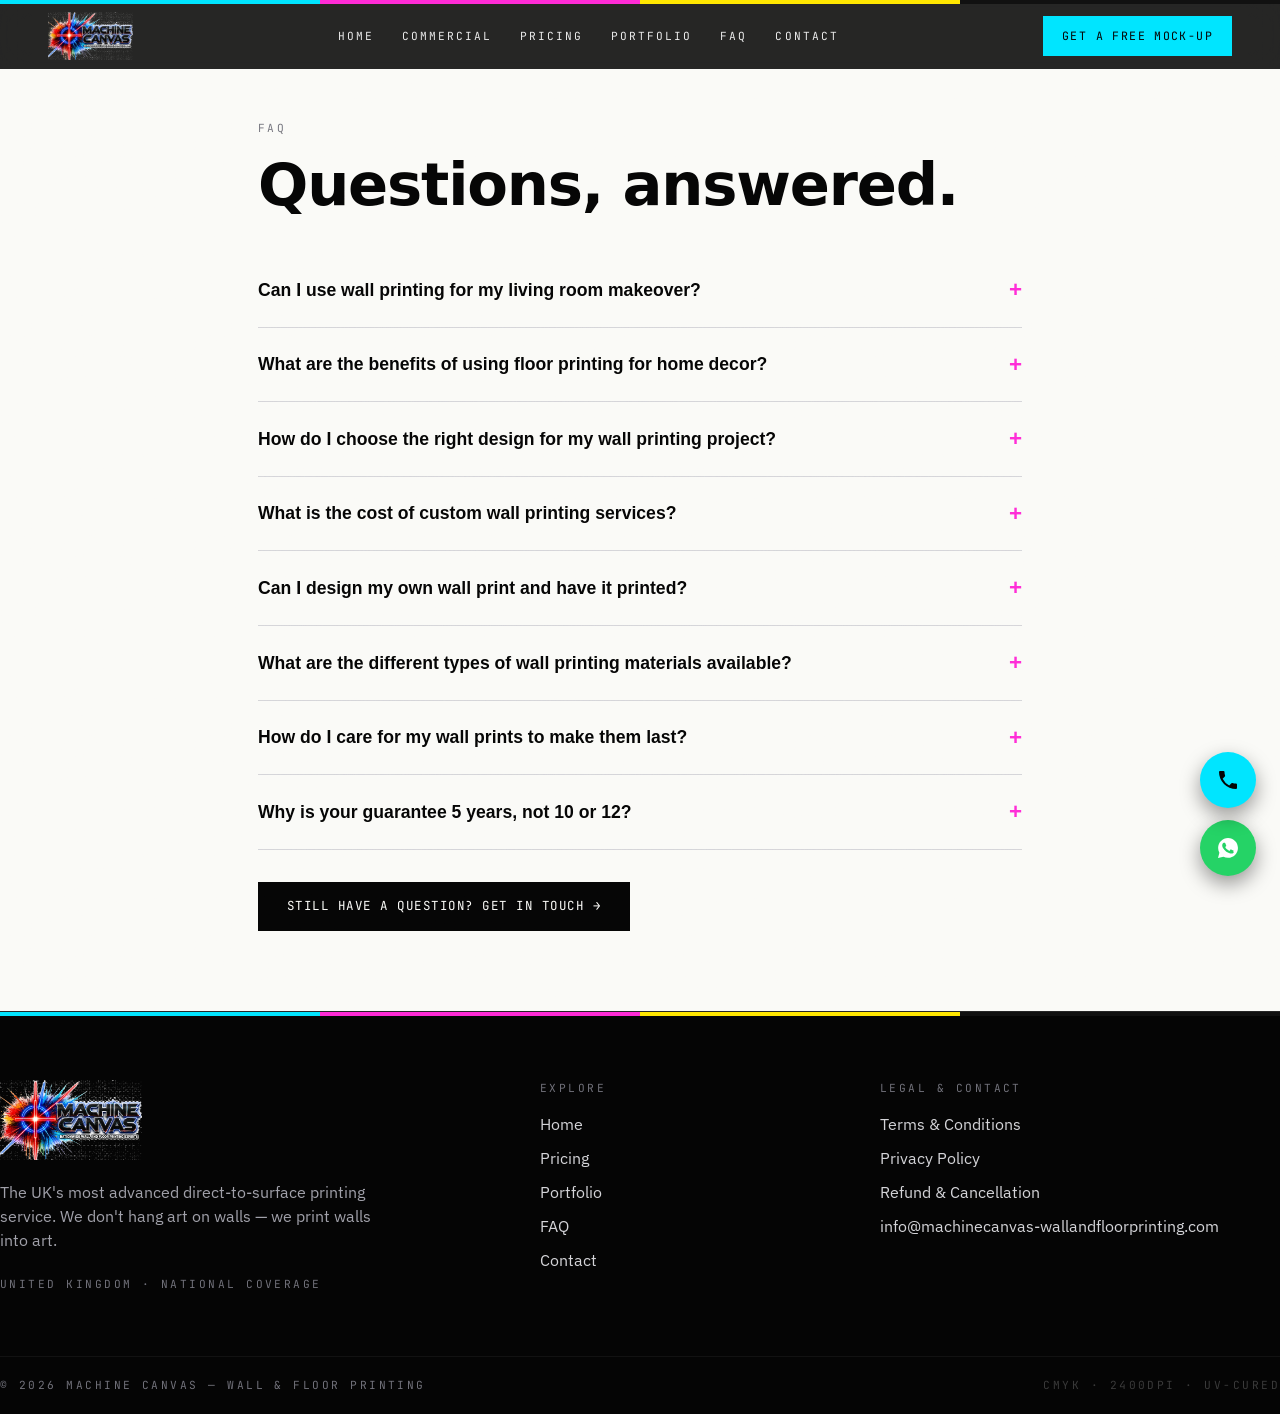
<file: index.html>
<!DOCTYPE html>
<html lang="en-GB">
<head>
  <meta charset="UTF-8" />
  <meta name="viewport" content="width=device-width, initial-scale=1" />
  <title>FAQ — Machine Canvas Wall &amp; Floor Printing</title>
  <meta name="description" content="Answers to common questions about UK wall and floor printing — pricing, surfaces, durability and our guarantee." />
  <link rel="canonical" href="https://www.machinecanvas-wallandfloorprinting.com/faq.html" />
  <meta property="og:title" content="FAQ — Machine Canvas Wall &amp; Floor Printing" />
  <meta property="og:description" content="Answers to common questions about UK wall and floor printing — pricing, surfaces, durability and our guarantee." />
  <meta property="og:url" content="https://www.machinecanvas-wallandfloorprinting.com/faq.html" />
  <meta property="og:image" content="https://www.machinecanvas-wallandfloorprinting.com/brand/og-machine-canvas.jpg" />
  <meta property="og:type" content="website" />
  <meta name="twitter:card" content="summary_large_image" />
  <link rel="icon" href="/brand/machine-canvas-mark.png" />
  <link rel="preconnect" href="https://fonts.googleapis.com" />
  <link rel="preconnect" href="https://fonts.gstatic.com" crossorigin />
  <link rel="preconnect" href="https://api.fontshare.com" />
  <link href="https://api.fontshare.com/v2/css?f[]=cabinet-grotesk@800,700,500,900&display=swap" rel="stylesheet" />
  <link href="https://fonts.googleapis.com/css2?family=IBM+Plex+Sans:wght@300;400;500;600&family=JetBrains+Mono:wght@400;500;700&family=Fraunces:ital,opsz,wght@0,9..144,400..900;1,9..144,400..900&display=swap" rel="stylesheet" />
  <link rel="stylesheet" href="/css/style.css" />
</head>
<body>
  <header class="site-header">
    <div class="cmyk-bar"></div>
    <div class="container">
      <a href="/" class="logo-link">
        <img src="/brand/machine-canvas-logo-neon.webp" alt="Machine Canvas — Nationwide Wall &amp; Floor Printing Experts" />
      </a>
      <nav class="desktop-nav">
        <a href="/">Home</a>
        <a href="/commercial.html">Commercial</a>
        <a href="/pricing.html">Pricing</a>
        <a href="/portfolio.html">Portfolio</a>
        <a href="/faq.html">FAQ</a>
        <a href="/contact.html">Contact</a>
      </nav>
      <div class="header-actions">
        <a href="/contact.html" class="btn-print btn-cyan btn-small header-cta">Get a free mock-up</a>
        <input type="checkbox" id="nav-toggle" class="nav-toggle-checkbox" />
        <label for="nav-toggle" class="nav-toggle-label" aria-label="Toggle menu">
          <svg class="icon" viewBox="0 0 24 24" fill="none" stroke="currentColor" stroke-width="2"><line x1="3" y1="6" x2="21" y2="6"/><line x1="3" y1="12" x2="21" y2="12"/><line x1="3" y1="18" x2="21" y2="18"/></svg>
        </label>
      </div>
    </div>
    <div class="mobile-nav">
      <a href="/">Home</a>
      <a href="/commercial.html">Commercial</a>
      <a href="/pricing.html">Pricing</a>
      <a href="/portfolio.html">Portfolio</a>
      <a href="/faq.html">FAQ</a>
      <a href="/contact.html">Contact</a>
      <a href="/contact.html" class="btn-print btn-cyan mt-2" style="display:inline-flex;">Get a free mock-up</a>
    </div>
  </header>
  <section class="section bg-paper grain" style="padding-top:120px;">
    <div class="container" style="max-width:860px;">
      <div class="section-heading">
        <div class="eyebrow"><span class="mono-label text-magenta">FAQ</span></div>
        <h2>Questions, answered.</h2>
      </div>

      <div>
        <details class="faq-item">
          <summary>Can I use wall printing for my living room makeover?</summary>
          <p class="faq-answer">Absolutely — living rooms are one of our most popular jobs. We print full-colour murals, feature walls and photographic scenes directly onto your existing painted walls or wallpaper, with no seams and no mess. It's a fast, dust-light alternative to wallpapering or repainting, and you can preview your space with a free mock-up before committing.</p>
        </details>
        <details class="faq-item">
          <summary>What are the benefits of using floor printing for home decor?</summary>
          <p class="faq-answer">Printed floors add a hard-wearing, completely bespoke finish you can't get off the shelf — from 3D illusions to bold geometric patterns and branded graphics. Our UV-cured inks bond to the surface for a durable, easy-to-clean result that's ideal for hallways, kitchens, garages and play areas. Seamless, slip-rated options are available, and every design is made to your exact dimensions.</p>
        </details>
        <details class="faq-item">
          <summary>How do I choose the right design for my wall printing project?</summary>
          <p class="faq-answer">Start with the mood you want for the room — calming, bold, playful or premium — then pick a scale that suits the wall. You can send us your own photo or artwork, or send us your idea for a free mock-up and design service. We'll show you exactly how it will look on your wall before anything is printed, so you can tweak it until it's perfect.</p>
        </details>
        <details class="faq-item">
          <summary>What is the cost of custom wall printing services?</summary>
          <p class="faq-answer">Pricing is transparent — it starts from a £250 minimum, which covers our setup and logistics plus any image up to 50×50cm (0.25m²). Larger areas are then priced at £99 per additional square metre. Textured 3D relief adds £35/m² on top. See our <a href="/pricing.html" style="color:var(--magenta);">full pricing page</a> for the complete breakdown, or send us a photo for a free, no-obligation quote.</p>
        </details>
        <details class="faq-item">
          <summary>Can I design my own wall print and have it printed?</summary>
          <p class="faq-answer">Yes — just send us your photo, logo or artwork (JPG, PNG, TIFF, PDF, SVG, AI or EPS) and we'll check it's print-ready at full scale before anything goes ahead. We never downscale your original, and we can help refine or recreate artwork if needed.</p>
        </details>
        <details class="faq-item">
          <summary>What are the different types of wall printing materials available?</summary>
          <p class="faq-answer">We print direct-to-surface on a huge range of materials: painted plaster, wallpaper, concrete, brick, wood, glass, metal and epoxy floors. Each surface keys the ink differently — concrete gives a fresco-like depth, glass allows backlit and frosted effects, and textured 3D relief can be built up in layers for a tactile finish. If you're unsure about your surface, send us a photo and we'll advise.</p>
        </details>
        <details class="faq-item">
          <summary>How do I care for my wall prints to make them last?</summary>
          <p class="faq-answer">Our UV-cured prints are finished with a protective lacquer topcoat and are tough and low-maintenance. Interior prints simply need an occasional wipe with a soft, damp cloth — avoid abrasive pads or harsh solvents. Let the print fully cure for the first 24–48 hours before cleaning. Cared for correctly, interior prints are covered by our 5-year guarantee, and exterior prints by a 3-year guarantee against fade (subject to fair use).</p>
        </details>
        <details class="faq-item">
          <summary>Why is your guarantee 5 years, not 10 or 12?</summary>
          <p class="faq-answer">You'll see some providers advertise guarantees of 10 or even 12 years. UV ink is genuinely durable, but a claim that long rarely holds up once you factor in real-world sunlight exposure, handling and everyday wear. Our 5-year interior / 3-year exterior guarantee, backed by a protective lacquer topcoat, is a number we're confident stands behind every job we do — we'd rather give you a figure you can trust than the biggest number on the page.</p>
        </details>
      </div>

      <div class="mt-4"><a href="/contact.html" class="btn-print btn-dark">Still have a question? Get in touch →</a></div>
    </div>
  </section>

  <script type="application/ld+json">
  {
    "@context": "https://schema.org",
    "@type": "FAQPage",
    "mainEntity": [
      {"@type": "Question", "name": "Can I use wall printing for my living room makeover?", "acceptedAnswer": {"@type": "Answer", "text": "Absolutely — living rooms are one of our most popular jobs. We print full-colour murals, feature walls and photographic scenes directly onto your existing painted walls or wallpaper, with no seams and no mess."}},
      {"@type": "Question", "name": "What are the benefits of using floor printing for home decor?", "acceptedAnswer": {"@type": "Answer", "text": "Printed floors add a hard-wearing, completely bespoke finish — from 3D illusions to bold geometric patterns and branded graphics, ideal for hallways, kitchens, garages and play areas."}},
      {"@type": "Question", "name": "What is the cost of custom wall printing services?", "acceptedAnswer": {"@type": "Answer", "text": "Pricing starts from a £250 minimum, covering setup and any image up to 0.25m², then £99 per additional square metre. Textured 3D relief adds £35/m² on top."}},
      {"@type": "Question", "name": "Why is your guarantee 5 years, not 10 or 12?", "acceptedAnswer": {"@type": "Answer", "text": "Some providers advertise 10 or 12 year guarantees that don't hold up under real-world sunlight and wear. Machine Canvas offers a 5-year interior / 3-year exterior guarantee backed by a protective lacquer topcoat — a figure we're confident stands behind every job."}}
    ]
  }
  </script>
  <footer class="site-footer bg-ink">
    <div class="cmyk-bar"></div>
    <div class="container footer-grid">
      <div>
        <img src="/brand/machine-canvas-logo-neon.webp" alt="Machine Canvas — Nationwide Wall &amp; Floor Printing Experts" />
        <p class="tagline">The UK's most advanced direct-to-surface printing service. We don't hang art on walls — we print walls into art.</p>
        <p class="mono-label mt-3">United Kingdom · National coverage</p>
      </div>
      <div>
        <p class="mono-label">Explore</p>
        <ul>
          <li><a href="/">Home</a></li>
          <li><a href="/pricing.html">Pricing</a></li>
          <li><a href="/portfolio.html">Portfolio</a></li>
          <li><a href="/faq.html">FAQ</a></li>
          <li><a href="/contact.html">Contact</a></li>
        </ul>
      </div>
      <div>
        <p class="mono-label">Legal &amp; Contact</p>
        <ul>
          <li><a href="/terms.html">Terms &amp; Conditions</a></li>
          <li><a href="/privacy.html">Privacy Policy</a></li>
          <li><a href="/refunds.html">Refund &amp; Cancellation</a></li>
          <li><a href="mailto:info@machinecanvas-wallandfloorprinting.com">info@machinecanvas-wallandfloorprinting.com</a></li>
        </ul>
      </div>
    </div>
    <div class="container footer-bottom">
      <p class="mono-label">© 2026 Machine Canvas — Wall &amp; Floor Printing</p>
      <p class="mono-label" style="color:#3a3a3a;">CMYK · 2400DPI · UV-CURED</p>
    </div>
  </footer>

  <a href="https://wa.me/447872482423?text=Hi%20Machine%20Canvas%20%E2%80%94%20I%27d%20like%20to%20ask%20about%20wall%2Ffloor%20printing." target="_blank" rel="noopener noreferrer" aria-label="Chat on WhatsApp" class="fab fab-whatsapp">
    <svg class="icon" viewBox="0 0 24 24" fill="currentColor"><path d="M12.04 2C6.58 2 2.13 6.45 2.13 11.91c0 1.75.46 3.39 1.26 4.81L2 22l5.41-1.34a9.87 9.87 0 0 0 4.63 1.14h.01c5.46 0 9.9-4.45 9.9-9.9C21.96 6.45 17.5 2 12.04 2zm5.8 14.2c-.24.68-1.4 1.3-1.93 1.36-.5.06-1.1.09-3.5-.76-2.95-1.05-4.85-4.02-5-4.21-.14-.19-1.2-1.6-1.2-3.05s.76-2.17 1.03-2.47c.27-.29.6-.36.8-.36l.57.01c.18 0 .43-.07.67.51.24.58.83 2.01.9 2.16.07.14.11.31.02.5-.09.19-.14.31-.27.48-.14.16-.29.36-.41.49-.14.14-.28.29-.12.57.16.28.71 1.17 1.53 1.9 1.05.94 1.93 1.23 2.21 1.37.28.14.44.12.6-.07.16-.19.68-.79.87-1.06.18-.27.36-.22.6-.13.24.09 1.53.72 1.79.85.27.14.44.2.5.31.07.12.07.65-.17 1.32z"/></svg>
  </a>
  <a href="tel:+447872482423" aria-label="Call Machine Canvas" class="fab fab-call">
    <svg class="icon" viewBox="0 0 24 24" fill="currentColor"><path d="M6.62 10.79a15.05 15.05 0 0 0 6.59 6.59l2.2-2.2a1 1 0 0 1 1.02-.24 11.36 11.36 0 0 0 3.56.57 1 1 0 0 1 1 1V20a1 1 0 0 1-1 1A17 17 0 0 1 3 4a1 1 0 0 1 1-1h3.5a1 1 0 0 1 1 1 11.36 11.36 0 0 0 .57 3.56 1 1 0 0 1-.25 1.02l-2.2 2.21z"/></svg>
  </a>
  <script src="/js/main.js" defer></script>
</body>
</html>
</file>
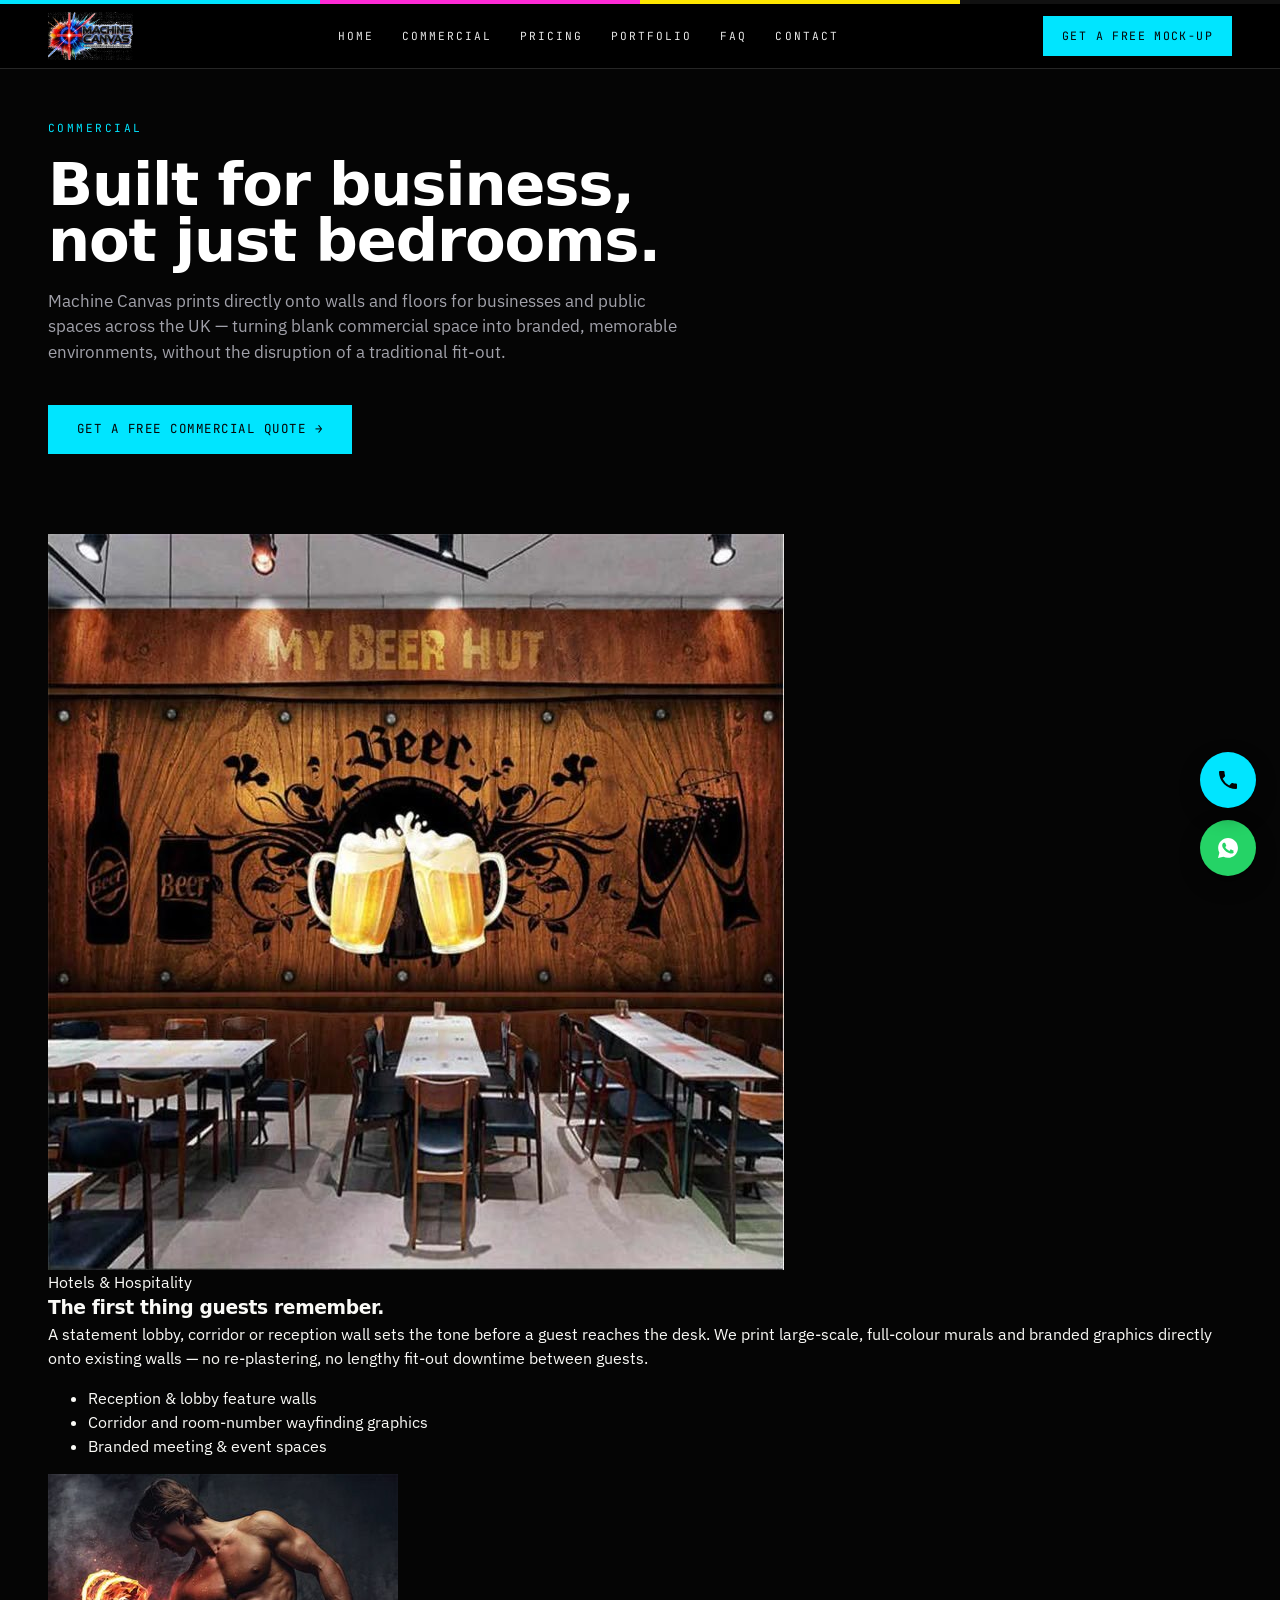
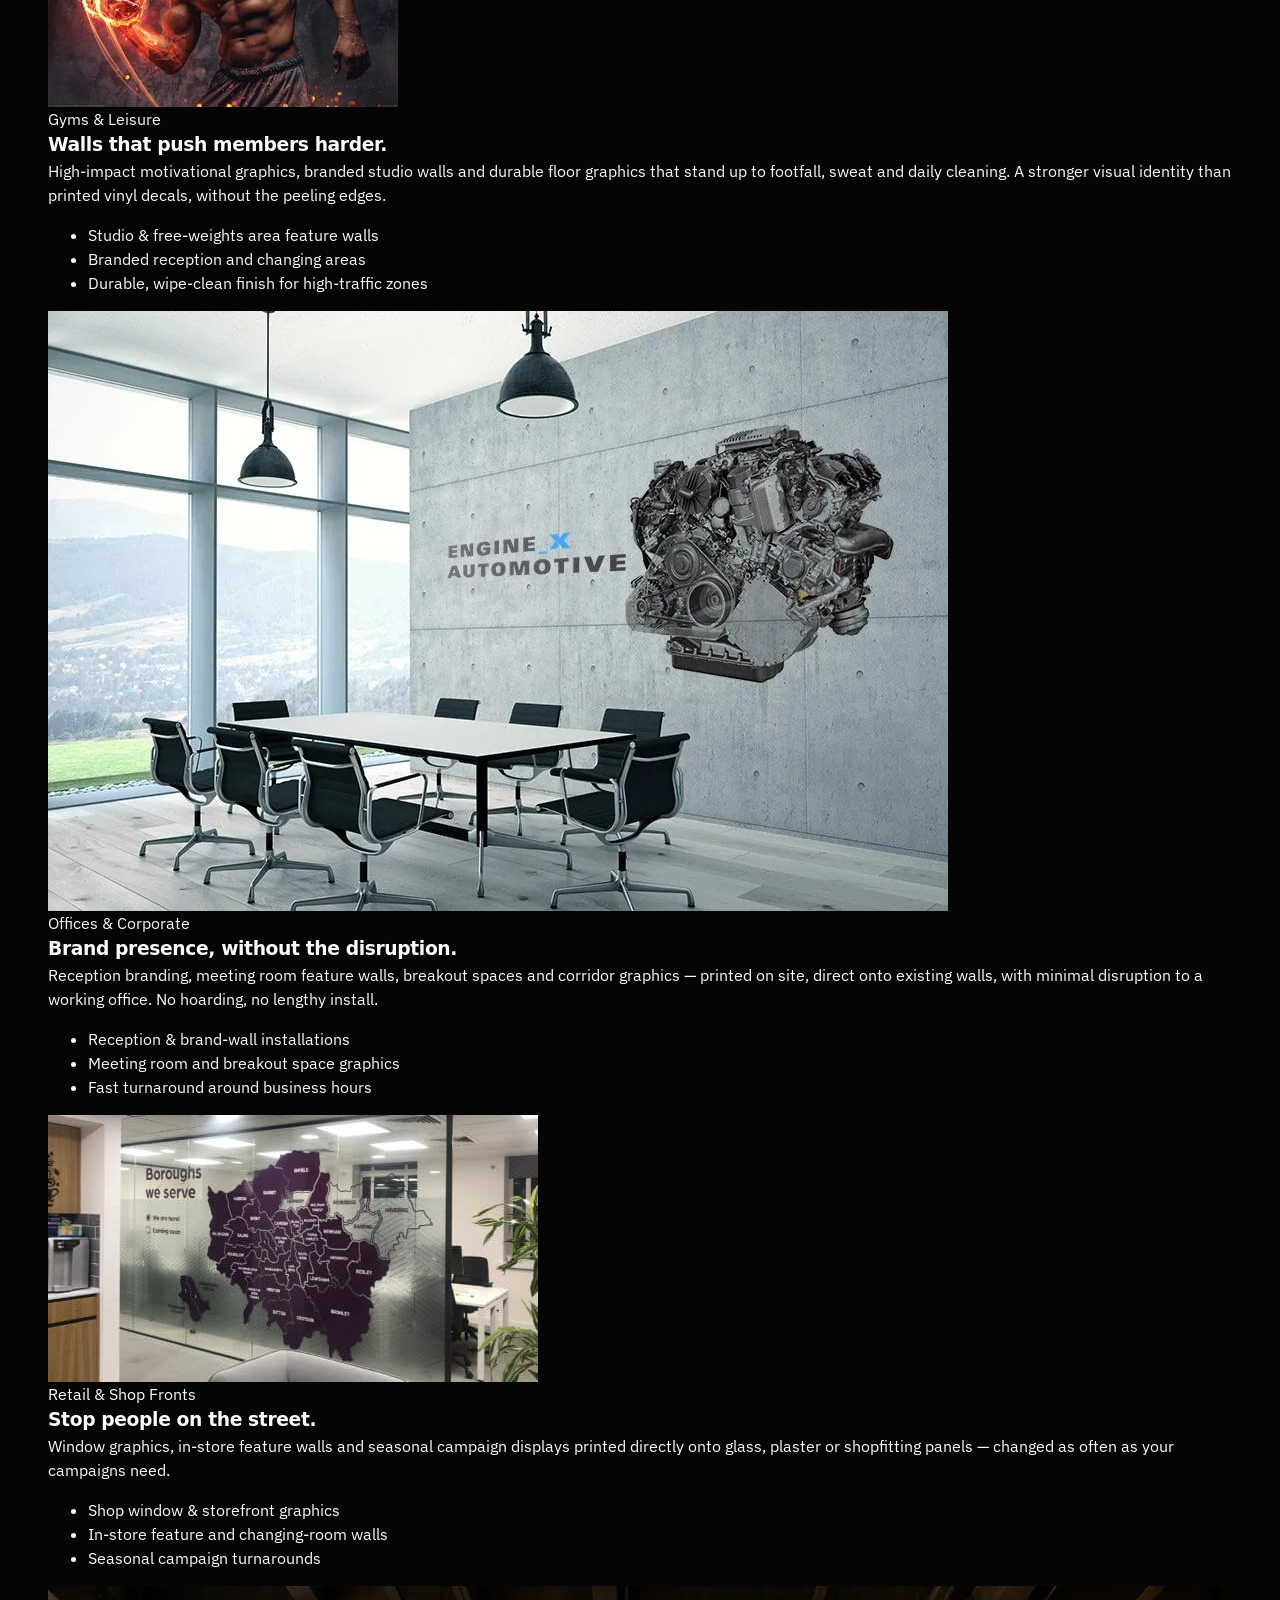
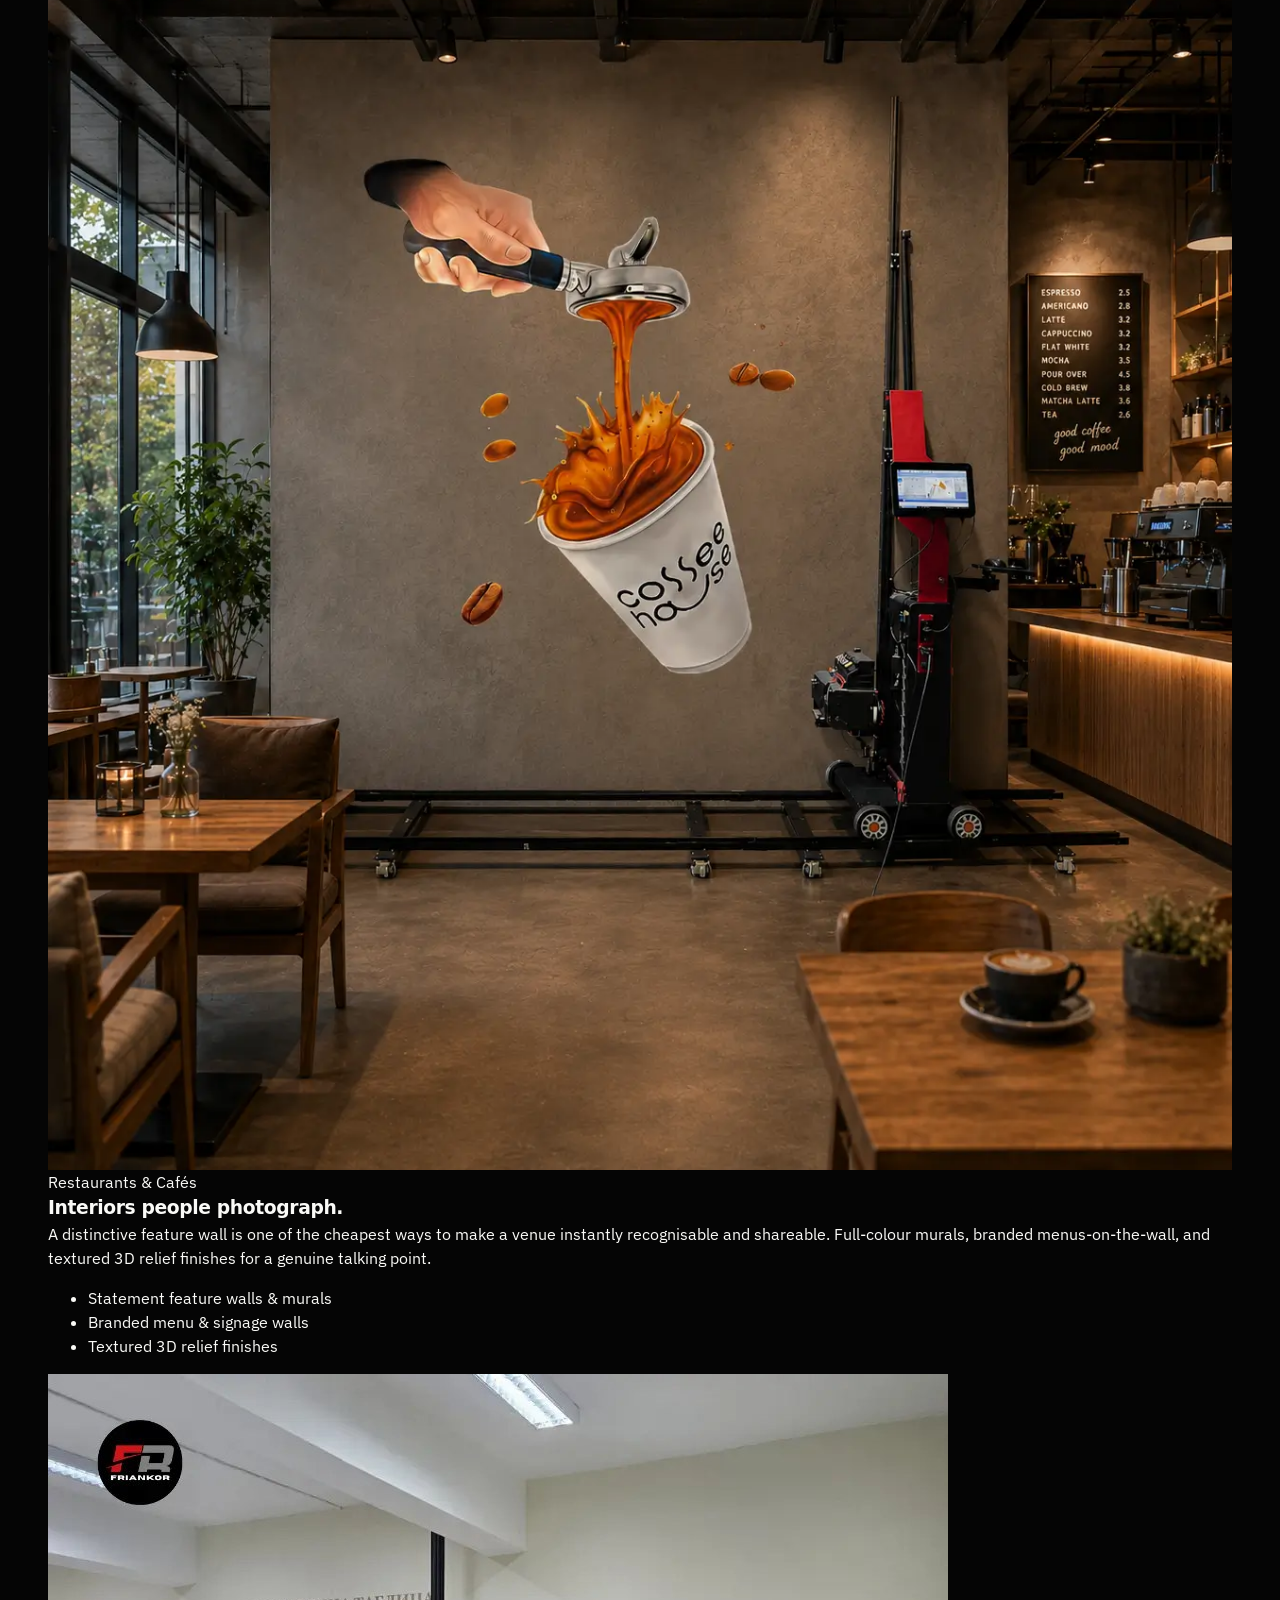
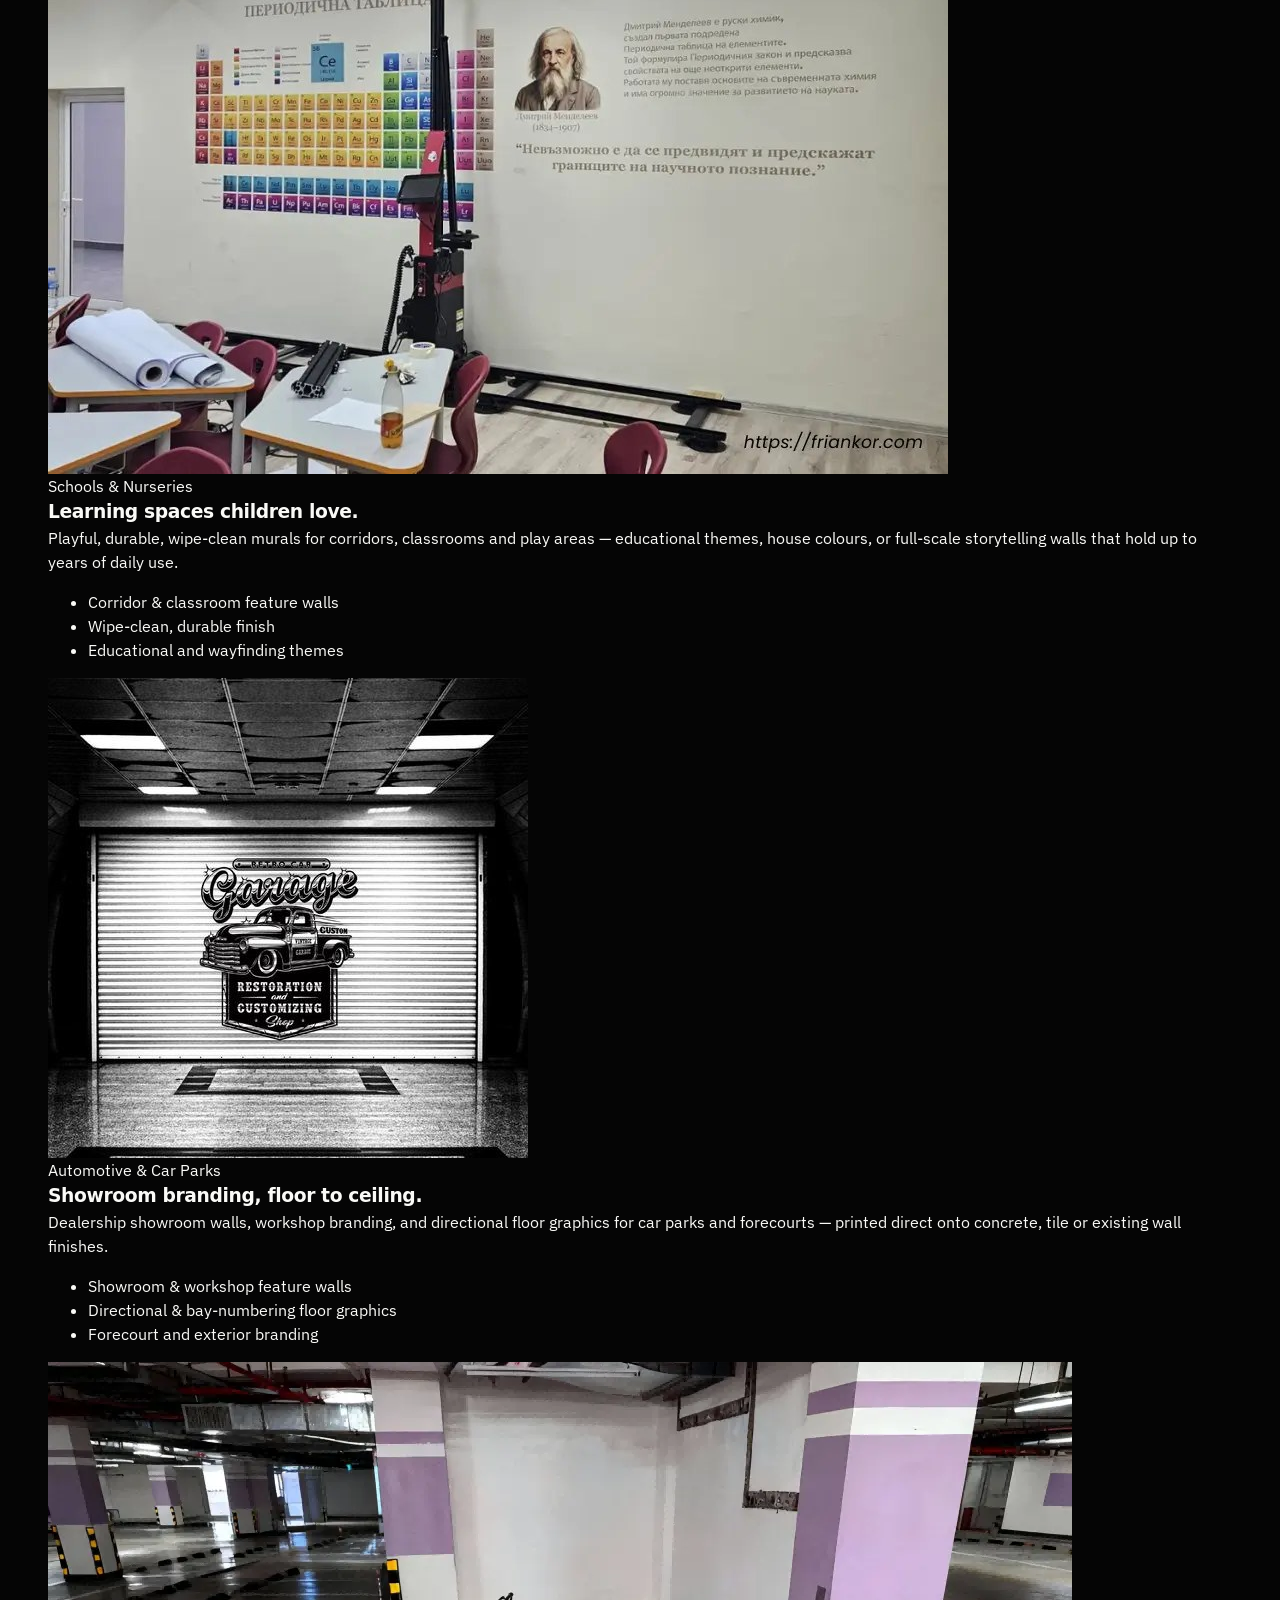
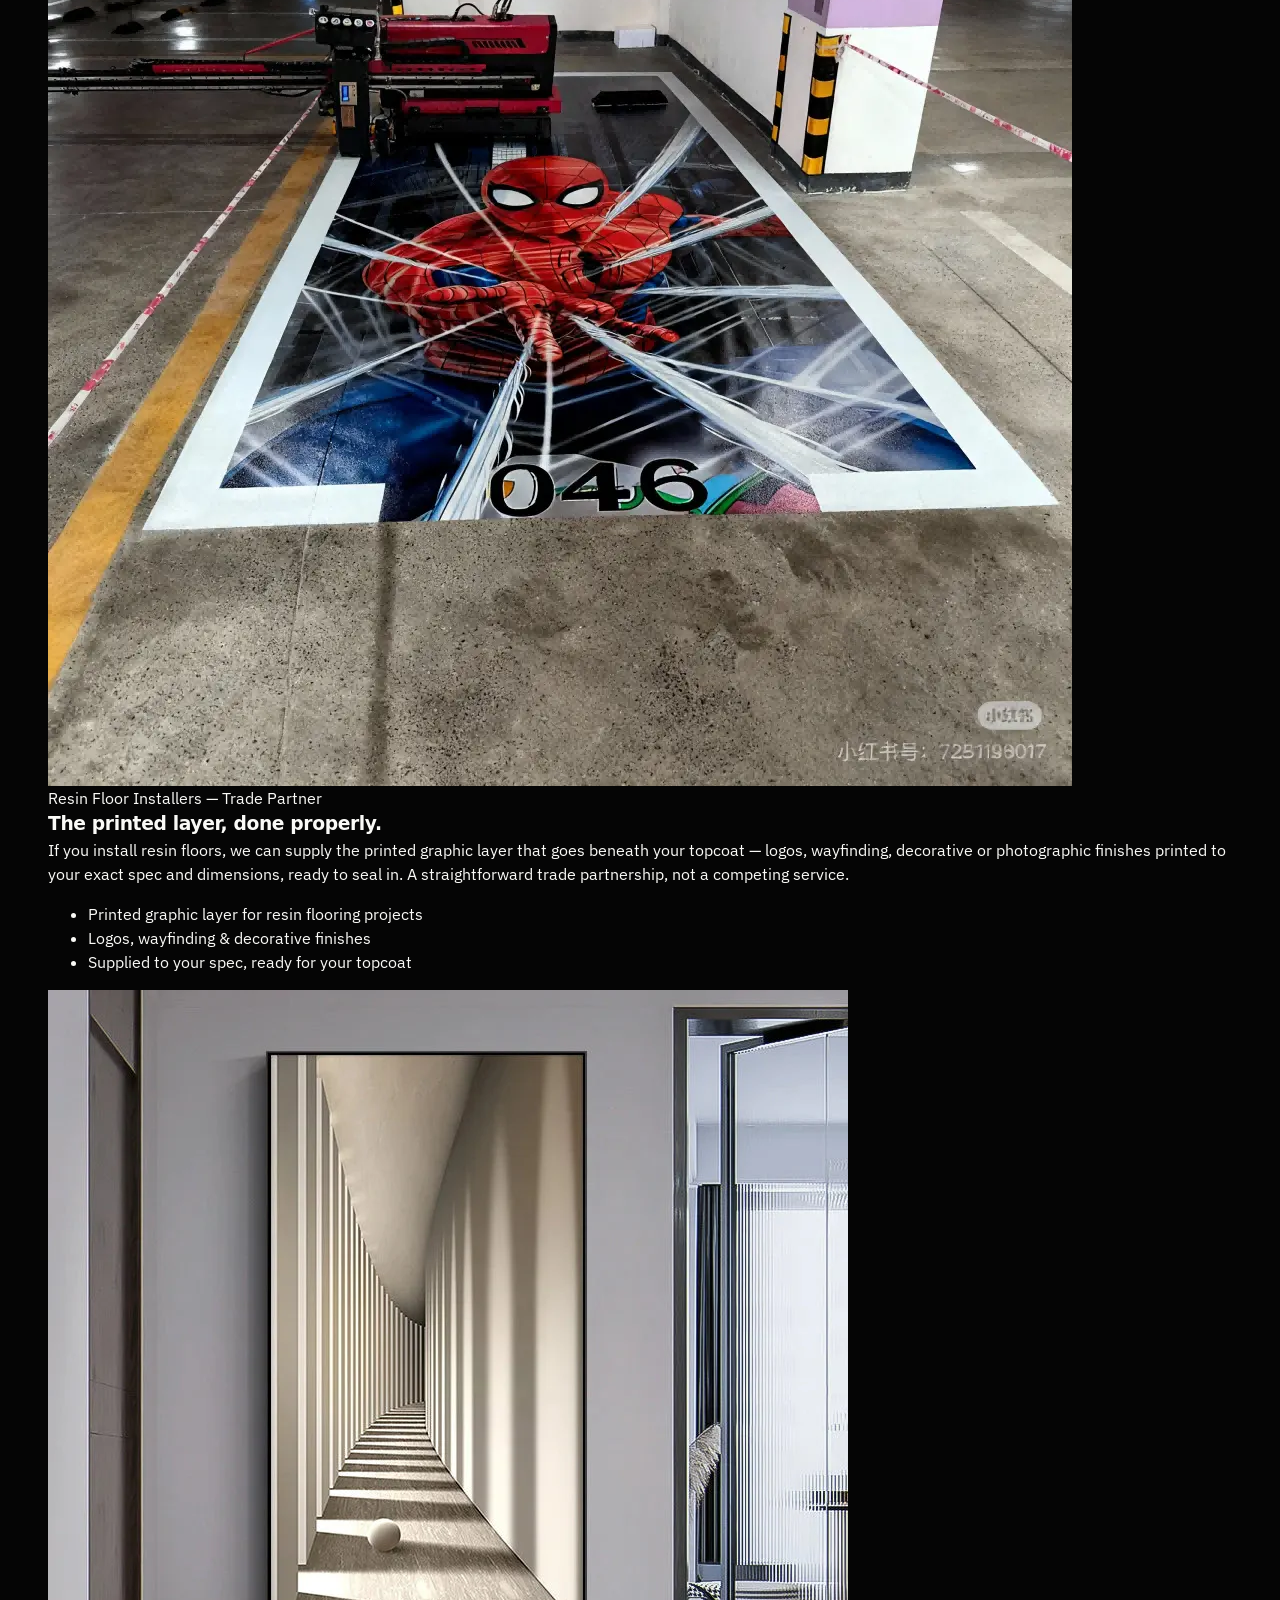
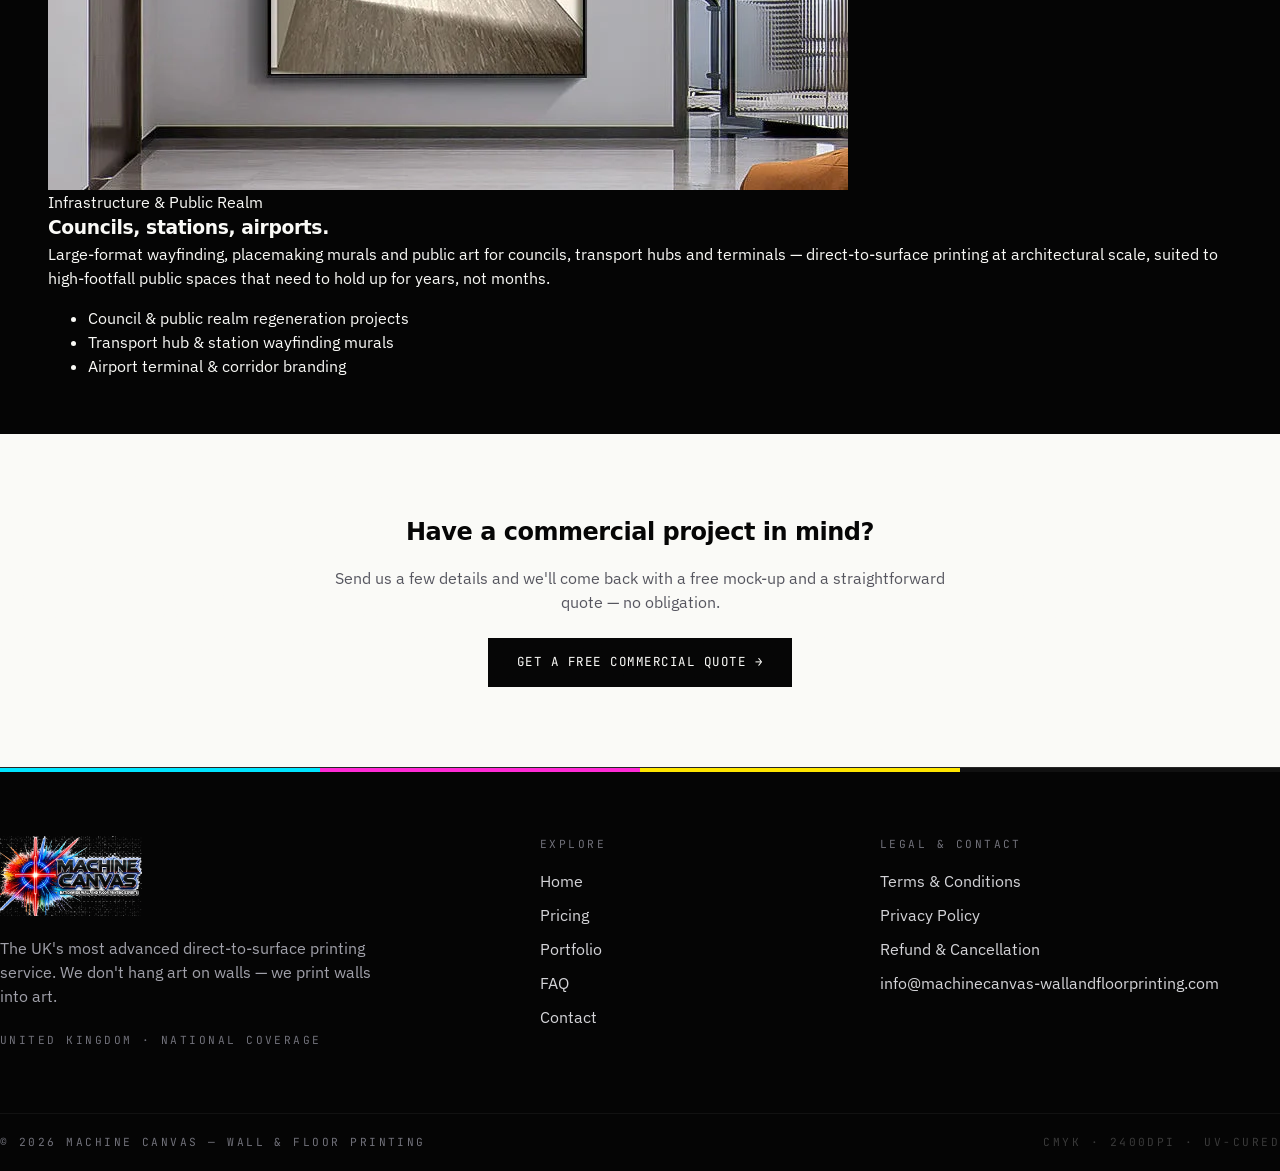
<file: contact.html>
<!DOCTYPE html>
<html lang="en-GB">
<head>
  <meta charset="UTF-8" />
  <meta name="viewport" content="width=device-width, initial-scale=1" />
  <title>Commercial Wall &amp; Floor Printing — Machine Canvas</title>
  <meta name="description" content="Direct-to-surface wall and floor printing for hotels, gyms, offices, retail, restaurants, schools, automotive, infrastructure and more. UK-wide commercial printing." />
  <link rel="canonical" href="https://www.machinecanvas-wallandfloorprinting.com/commercial.html" />
  <meta property="og:title" content="Commercial Wall &amp; Floor Printing — Machine Canvas" />
  <meta property="og:description" content="Direct-to-surface wall and floor printing for hotels, gyms, offices, retail, restaurants, schools, automotive, infrastructure and more. UK-wide commercial printing." />
  <meta property="og:url" content="https://www.machinecanvas-wallandfloorprinting.com/commercial.html" />
  <meta property="og:image" content="https://www.machinecanvas-wallandfloorprinting.com/brand/og-machine-canvas.jpg" />
  <meta property="og:type" content="website" />
  <meta name="twitter:card" content="summary_large_image" />
  <link rel="icon" href="/brand/machine-canvas-mark.png" />
  <link rel="preconnect" href="https://fonts.googleapis.com" />
  <link rel="preconnect" href="https://fonts.gstatic.com" crossorigin />
  <link rel="preconnect" href="https://api.fontshare.com" />
  <link href="https://api.fontshare.com/v2/css?f[]=cabinet-grotesk@800,700,500,900&display=swap" rel="stylesheet" />
  <link href="https://fonts.googleapis.com/css2?family=IBM+Plex+Sans:wght@300;400;500;600&family=JetBrains+Mono:wght@400;500;700&family=Fraunces:ital,opsz,wght@0,9..144,400..900;1,9..144,400..900&display=swap" rel="stylesheet" />
  <link rel="stylesheet" href="/css/style.css" />
</head>
<body>
  <header class="site-header">
    <div class="cmyk-bar"></div>
    <div class="container">
      <a href="/" class="logo-link">
        <img src="/brand/machine-canvas-logo-neon.webp" alt="Machine Canvas — Nationwide Wall &amp; Floor Printing Experts" />
      </a>
      <nav class="desktop-nav">
        <a href="/">Home</a>
        <a href="/commercial.html">Commercial</a>
        <a href="/pricing.html">Pricing</a>
        <a href="/portfolio.html">Portfolio</a>
        <a href="/faq.html">FAQ</a>
        <a href="/contact.html">Contact</a>
      </nav>
      <div class="header-actions">
        <a href="/contact.html" class="btn-print btn-cyan btn-small header-cta">Get a free mock-up</a>
        <input type="checkbox" id="nav-toggle" class="nav-toggle-checkbox" />
        <label for="nav-toggle" class="nav-toggle-label" aria-label="Toggle menu">
          <svg class="icon" viewBox="0 0 24 24" fill="none" stroke="currentColor" stroke-width="2"><line x1="3" y1="6" x2="21" y2="6"/><line x1="3" y1="12" x2="21" y2="12"/><line x1="3" y1="18" x2="21" y2="18"/></svg>
        </label>
      </div>
    </div>
    <div class="mobile-nav">
      <a href="/">Home</a>
      <a href="/commercial.html">Commercial</a>
      <a href="/pricing.html">Pricing</a>
      <a href="/portfolio.html">Portfolio</a>
      <a href="/faq.html">FAQ</a>
      <a href="/contact.html">Contact</a>
      <a href="/contact.html" class="btn-print btn-cyan mt-2" style="display:inline-flex;">Get a free mock-up</a>
    </div>
  </header>
  <section class="section bg-ink" style="padding-top:120px;">
    <div class="container">
      <div class="section-heading">
        <div class="eyebrow"><span class="mono-label text-cyan">Commercial</span></div>
        <h2 style="color:#fff;">Built for business,<br />not just bedrooms.</h2>
        <p class="sub">Machine Canvas prints directly onto walls and floors for businesses and public spaces across the UK — turning blank commercial space into branded, memorable environments, without the disruption of a traditional fit-out.</p>
      </div>
      <div class="mt-3"><a href="/contact.html" class="btn-print btn-cyan">Get a free commercial quote →</a></div>
    </div>
  </section>

  <section class="bg-ink" style="padding-bottom:40px;">
    <div class="container">

      <div class="vfeature">
        <div class="vfeature-media"><img src="/media/restaurants.jpg" alt="Hotel lobby feature wall printed by Machine Canvas" loading="lazy" /></div>
        <div class="vfeature-text">
          <span class="vfeature-tag">Hotels &amp; Hospitality</span>
          <h3>The first thing guests remember.</h3>
          <p>A statement lobby, corridor or reception wall sets the tone before a guest reaches the desk. We print large-scale, full-colour murals and branded graphics directly onto existing walls — no re-plastering, no lengthy fit-out downtime between guests.</p>
          <ul>
            <li>Reception &amp; lobby feature walls</li>
            <li>Corridor and room-number wayfinding graphics</li>
            <li>Branded meeting &amp; event spaces</li>
          </ul>
        </div>
      </div>

      <div class="vfeature reverse">
        <div class="vfeature-media"><img src="/media/gym.jpg" alt="Modern gym interior with bold printed wall graphics" loading="lazy" /></div>
        <div class="vfeature-text">
          <span class="vfeature-tag">Gyms &amp; Leisure</span>
          <h3>Walls that push members harder.</h3>
          <p>High-impact motivational graphics, branded studio walls and durable floor graphics that stand up to footfall, sweat and daily cleaning. A stronger visual identity than printed vinyl decals, without the peeling edges.</p>
          <ul>
            <li>Studio &amp; free-weights area feature walls</li>
            <li>Branded reception and changing areas</li>
            <li>Durable, wipe-clean finish for high-traffic zones</li>
          </ul>
        </div>
      </div>

      <div class="vfeature">
        <div class="vfeature-media"><img src="/media/offices.jpg" alt="Modern office reception with a printed feature wall" loading="lazy" /></div>
        <div class="vfeature-text">
          <span class="vfeature-tag">Offices &amp; Corporate</span>
          <h3>Brand presence, without the disruption.</h3>
          <p>Reception branding, meeting room feature walls, breakout spaces and corridor graphics — printed on site, direct onto existing walls, with minimal disruption to a working office. No hoarding, no lengthy install.</p>
          <ul>
            <li>Reception &amp; brand-wall installations</li>
            <li>Meeting room and breakout space graphics</li>
            <li>Fast turnaround around business hours</li>
          </ul>
        </div>
      </div>

      <div class="vfeature reverse">
        <div class="vfeature-media"><img src="/media/retail.jpg" alt="Printed retail shop window graphics" loading="lazy" /></div>
        <div class="vfeature-text">
          <span class="vfeature-tag">Retail &amp; Shop Fronts</span>
          <h3>Stop people on the street.</h3>
          <p>Window graphics, in-store feature walls and seasonal campaign displays printed directly onto glass, plaster or shopfitting panels — changed as often as your campaigns need.</p>
          <ul>
            <li>Shop window &amp; storefront graphics</li>
            <li>In-store feature and changing-room walls</li>
            <li>Seasonal campaign turnarounds</li>
          </ul>
        </div>
      </div>

      <div class="vfeature">
        <div class="vfeature-media"><img src="/media/cafe.webp" alt="Café wall mural of a coffee pour printed by Machine Canvas" loading="lazy" /></div>
        <div class="vfeature-text">
          <span class="vfeature-tag">Restaurants &amp; Cafés</span>
          <h3>Interiors people photograph.</h3>
          <p>A distinctive feature wall is one of the cheapest ways to make a venue instantly recognisable and shareable. Full-colour murals, branded menus-on-the-wall, and textured 3D relief finishes for a genuine talking point.</p>
          <ul>
            <li>Statement feature walls &amp; murals</li>
            <li>Branded menu &amp; signage walls</li>
            <li>Textured 3D relief finishes</li>
          </ul>
        </div>
      </div>

      <div class="vfeature reverse">
        <div class="vfeature-media"><img src="/media/schools.jpg" alt="Children's educational mural printed on a nursery wall" loading="lazy" /></div>
        <div class="vfeature-text">
          <span class="vfeature-tag">Schools &amp; Nurseries</span>
          <h3>Learning spaces children love.</h3>
          <p>Playful, durable, wipe-clean murals for corridors, classrooms and play areas — educational themes, house colours, or full-scale storytelling walls that hold up to years of daily use.</p>
          <ul>
            <li>Corridor &amp; classroom feature walls</li>
            <li>Wipe-clean, durable finish</li>
            <li>Educational and wayfinding themes</li>
          </ul>
        </div>
      </div>

      <div class="vfeature">
        <div class="vfeature-media"><img src="/media/automotive.jpg" alt="Automotive showroom branding printed by Machine Canvas" loading="lazy" /></div>
        <div class="vfeature-text">
          <span class="vfeature-tag">Automotive &amp; Car Parks</span>
          <h3>Showroom branding, floor to ceiling.</h3>
          <p>Dealership showroom walls, workshop branding, and directional floor graphics for car parks and forecourts — printed direct onto concrete, tile or existing wall finishes.</p>
          <ul>
            <li>Showroom &amp; workshop feature walls</li>
            <li>Directional &amp; bay-numbering floor graphics</li>
            <li>Forecourt and exterior branding</li>
          </ul>
        </div>
      </div>

      <div class="vfeature reverse">
        <div class="vfeature-media"><img src="/media/autofloor.webp" alt="3D resin floor logo graphic in a car park bay" loading="lazy" /></div>
        <div class="vfeature-text">
          <span class="vfeature-tag">Resin Floor Installers — Trade Partner</span>
          <h3>The printed layer, done properly.</h3>
          <p>If you install resin floors, we can supply the printed graphic layer that goes beneath your topcoat — logos, wayfinding, decorative or photographic finishes printed to your exact spec and dimensions, ready to seal in. A straightforward trade partnership, not a competing service.</p>
          <ul>
            <li>Printed graphic layer for resin flooring projects</li>
            <li>Logos, wayfinding &amp; decorative finishes</li>
            <li>Supplied to your spec, ready for your topcoat</li>
          </ul>
        </div>
      </div>

      <div class="vfeature">
        <div class="vfeature-media"><img src="/media/corridor3d.jpg" alt="Large-scale corridor mural suited to public infrastructure spaces" loading="lazy" /></div>
        <div class="vfeature-text">
          <span class="vfeature-tag">Infrastructure &amp; Public Realm</span>
          <h3>Councils, stations, airports.</h3>
          <p>Large-format wayfinding, placemaking murals and public art for councils, transport hubs and terminals — direct-to-surface printing at architectural scale, suited to high-footfall public spaces that need to hold up for years, not months.</p>
          <ul>
            <li>Council &amp; public realm regeneration projects</li>
            <li>Transport hub &amp; station wayfinding murals</li>
            <li>Airport terminal &amp; corridor branding</li>
          </ul>
        </div>
      </div>

    </div>
  </section>

  <section class="section bg-paper grain">
    <div class="container text-center">
      <h2>Have a commercial project in mind?</h2>
      <p class="text-zinc-600 mt-2 max-w-prose" style="margin-left:auto;margin-right:auto;">Send us a few details and we'll come back with a free mock-up and a straightforward quote — no obligation.</p>
      <div class="mt-3"><a href="/contact.html" class="btn-print btn-dark">Get a free commercial quote →</a></div>
    </div>
  </section>
  <footer class="site-footer bg-ink">
    <div class="cmyk-bar"></div>
    <div class="container footer-grid">
      <div>
        <img src="/brand/machine-canvas-logo-neon.webp" alt="Machine Canvas — Nationwide Wall &amp; Floor Printing Experts" />
        <p class="tagline">The UK's most advanced direct-to-surface printing service. We don't hang art on walls — we print walls into art.</p>
        <p class="mono-label mt-3">United Kingdom · National coverage</p>
      </div>
      <div>
        <p class="mono-label">Explore</p>
        <ul>
          <li><a href="/">Home</a></li>
          <li><a href="/pricing.html">Pricing</a></li>
          <li><a href="/portfolio.html">Portfolio</a></li>
          <li><a href="/faq.html">FAQ</a></li>
          <li><a href="/contact.html">Contact</a></li>
        </ul>
      </div>
      <div>
        <p class="mono-label">Legal &amp; Contact</p>
        <ul>
          <li><a href="/terms.html">Terms &amp; Conditions</a></li>
          <li><a href="/privacy.html">Privacy Policy</a></li>
          <li><a href="/refunds.html">Refund &amp; Cancellation</a></li>
          <li><a href="mailto:info@machinecanvas-wallandfloorprinting.com">info@machinecanvas-wallandfloorprinting.com</a></li>
        </ul>
      </div>
    </div>
    <div class="container footer-bottom">
      <p class="mono-label">© 2026 Machine Canvas — Wall &amp; Floor Printing</p>
      <p class="mono-label" style="color:#3a3a3a;">CMYK · 2400DPI · UV-CURED</p>
    </div>
  </footer>

  <a href="https://wa.me/447872482423?text=Hi%20Machine%20Canvas%20%E2%80%94%20I%27d%20like%20to%20ask%20about%20wall%2Ffloor%20printing." target="_blank" rel="noopener noreferrer" aria-label="Chat on WhatsApp" class="fab fab-whatsapp">
    <svg class="icon" viewBox="0 0 24 24" fill="currentColor"><path d="M12.04 2C6.58 2 2.13 6.45 2.13 11.91c0 1.75.46 3.39 1.26 4.81L2 22l5.41-1.34a9.87 9.87 0 0 0 4.63 1.14h.01c5.46 0 9.9-4.45 9.9-9.9C21.96 6.45 17.5 2 12.04 2zm5.8 14.2c-.24.68-1.4 1.3-1.93 1.36-.5.06-1.1.09-3.5-.76-2.95-1.05-4.85-4.02-5-4.21-.14-.19-1.2-1.6-1.2-3.05s.76-2.17 1.03-2.47c.27-.29.6-.36.8-.36l.57.01c.18 0 .43-.07.67.51.24.58.83 2.01.9 2.16.07.14.11.31.02.5-.09.19-.14.31-.27.48-.14.16-.29.36-.41.49-.14.14-.28.29-.12.57.16.28.71 1.17 1.53 1.9 1.05.94 1.93 1.23 2.21 1.37.28.14.44.12.6-.07.16-.19.68-.79.87-1.06.18-.27.36-.22.6-.13.24.09 1.53.72 1.79.85.27.14.44.2.5.31.07.12.07.65-.17 1.32z"/></svg>
  </a>
  <a href="tel:+447872482423" aria-label="Call Machine Canvas" class="fab fab-call">
    <svg class="icon" viewBox="0 0 24 24" fill="currentColor"><path d="M6.62 10.79a15.05 15.05 0 0 0 6.59 6.59l2.2-2.2a1 1 0 0 1 1.02-.24 11.36 11.36 0 0 0 3.56.57 1 1 0 0 1 1 1V20a1 1 0 0 1-1 1A17 17 0 0 1 3 4a1 1 0 0 1 1-1h3.5a1 1 0 0 1 1 1 11.36 11.36 0 0 0 .57 3.56 1 1 0 0 1-.25 1.02l-2.2 2.21z"/></svg>
  </a>
  <script src="/js/main.js" defer></script>
</body>
</html>
  <script src="/js/main.js" defer></script>
</body>
</html>
</file>
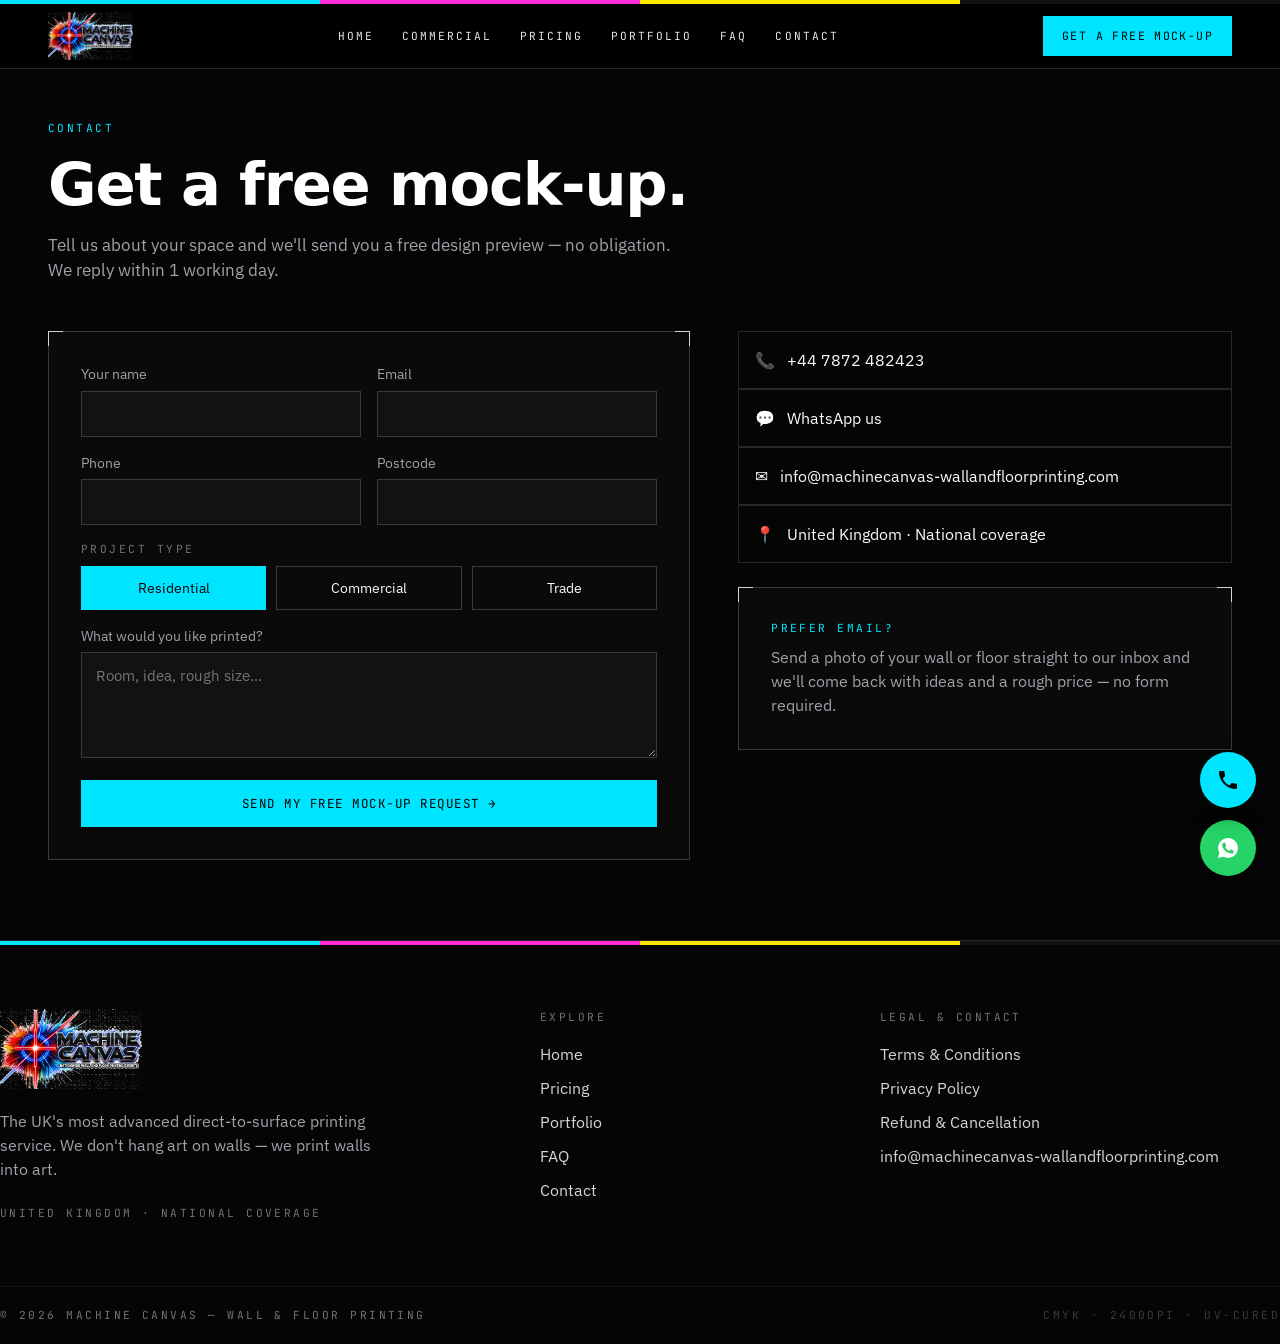
<file: faq.html>
<!DOCTYPE html>
<html lang="en-GB">
<head>
  <meta charset="UTF-8" />
  <meta name="viewport" content="width=device-width, initial-scale=1" />
  <title>Contact — Machine Canvas Wall &amp; Floor Printing</title>
  <meta name="description" content="Get a free wall or floor printing mock-up and quote. UK-wide coverage, reply within 1 working day." />
  <link rel="canonical" href="https://www.machinecanvas-wallandfloorprinting.com/contact.html" />
  <meta property="og:title" content="Contact — Machine Canvas Wall &amp; Floor Printing" />
  <meta property="og:description" content="Get a free wall or floor printing mock-up and quote. UK-wide coverage, reply within 1 working day." />
  <meta property="og:url" content="https://www.machinecanvas-wallandfloorprinting.com/contact.html" />
  <meta property="og:image" content="https://www.machinecanvas-wallandfloorprinting.com/brand/og-machine-canvas.jpg" />
  <meta property="og:type" content="website" />
  <meta name="twitter:card" content="summary_large_image" />
  <link rel="icon" href="/brand/machine-canvas-mark.png" />
  <link rel="preconnect" href="https://fonts.googleapis.com" />
  <link rel="preconnect" href="https://fonts.gstatic.com" crossorigin />
  <link rel="preconnect" href="https://api.fontshare.com" />
  <link href="https://api.fontshare.com/v2/css?f[]=cabinet-grotesk@800,700,500,900&display=swap" rel="stylesheet" />
  <link href="https://fonts.googleapis.com/css2?family=IBM+Plex+Sans:wght@300;400;500;600&family=JetBrains+Mono:wght@400;500;700&family=Fraunces:ital,opsz,wght@0,9..144,400..900;1,9..144,400..900&display=swap" rel="stylesheet" />
  <link rel="stylesheet" href="/css/style.css" />
</head>
<body>
  <header class="site-header">
    <div class="cmyk-bar"></div>
    <div class="container">
      <a href="/" class="logo-link">
        <img src="/brand/machine-canvas-logo-neon.webp" alt="Machine Canvas — Nationwide Wall &amp; Floor Printing Experts" />
      </a>
      <nav class="desktop-nav">
        <a href="/">Home</a>
        <a href="/commercial.html">Commercial</a>
        <a href="/pricing.html">Pricing</a>
        <a href="/portfolio.html">Portfolio</a>
        <a href="/faq.html">FAQ</a>
        <a href="/contact.html">Contact</a>
      </nav>
      <div class="header-actions">
        <a href="/contact.html" class="btn-print btn-cyan btn-small header-cta">Get a free mock-up</a>
        <input type="checkbox" id="nav-toggle" class="nav-toggle-checkbox" />
        <label for="nav-toggle" class="nav-toggle-label" aria-label="Toggle menu">
          <svg class="icon" viewBox="0 0 24 24" fill="none" stroke="currentColor" stroke-width="2"><line x1="3" y1="6" x2="21" y2="6"/><line x1="3" y1="12" x2="21" y2="12"/><line x1="3" y1="18" x2="21" y2="18"/></svg>
        </label>
      </div>
    </div>
    <div class="mobile-nav">
      <a href="/">Home</a>
      <a href="/commercial.html">Commercial</a>
      <a href="/pricing.html">Pricing</a>
      <a href="/portfolio.html">Portfolio</a>
      <a href="/faq.html">FAQ</a>
      <a href="/contact.html">Contact</a>
      <a href="/contact.html" class="btn-print btn-cyan mt-2" style="display:inline-flex;">Get a free mock-up</a>
    </div>
  </header>
  <section class="section bg-ink" style="padding-top:120px;">
    <div class="container">
      <div class="grid" style="grid-template-columns:1fr;gap:48px;">
        <div class="section-heading" style="margin-bottom:0;">
          <div class="eyebrow"><span class="mono-label text-cyan">Contact</span></div>
          <h2 style="color:#fff;">Get a free mock-up.</h2>
          <p class="sub">Tell us about your space and we'll send you a free design preview — no obligation. We reply within 1 working day.</p>
        </div>

        <div class="grid" style="grid-template-columns:1.3fr 1fr;gap:48px;">
          <div class="crop-frame card">
            <form name="lead-mockup" method="POST" data-netlify="true" netlify-honeypot="bot-field" action="/thanks.html">
              <input type="hidden" name="form-name" value="lead-mockup" />
              <p class="hidden-field"><label>Don't fill this out: <input name="bot-field" /></label></p>

              <div class="form-row">
                <div class="form-field">
                  <label for="name">Your name</label>
                  <input id="name" required type="text" name="name" />
                </div>
                <div class="form-field">
                  <label for="email">Email</label>
                  <input id="email" required type="email" name="email" />
                </div>
              </div>
              <div class="form-row">
                <div class="form-field">
                  <label for="phone">Phone</label>
                  <input id="phone" required type="tel" name="phone" />
                </div>
                <div class="form-field">
                  <label for="postcode">Postcode</label>
                  <input id="postcode" type="text" name="postcode" />
                </div>
              </div>

              <p class="mono-label" style="margin-bottom:8px;">Project type</p>
              <div class="radio-row">
                <label><input type="radio" name="project_type" value="residential" checked /><span>Residential</span></label>
                <label><input type="radio" name="project_type" value="commercial" /><span>Commercial</span></label>
                <label><input type="radio" name="project_type" value="trade" /><span>Trade</span></label>
              </div>

              <div class="form-field">
                <label for="message">What would you like printed?</label>
                <textarea id="message" name="message" rows="4" placeholder="Room, idea, rough size…"></textarea>
              </div>

              <button type="submit" class="btn-print btn-cyan" style="width:100%;justify-content:center;">Send my free mock-up request →</button>
            </form>
          </div>

          <div>
            <div class="contact-method"><span>📞</span><a href="tel:+447872482423">+44 7872 482423</a></div>
            <div class="contact-method"><span>💬</span><a href="https://wa.me/447872482423?text=Hi%20Machine%20Canvas%20%E2%80%94%20I%27d%20like%20to%20ask%20about%20wall%2Ffloor%20printing." target="_blank" rel="noopener">WhatsApp us</a></div>
            <div class="contact-method"><span>✉️</span><a href="mailto:info@machinecanvas-wallandfloorprinting.com">info@machinecanvas-wallandfloorprinting.com</a></div>
            <div class="contact-method"><span>📍</span><span>United Kingdom · National coverage</span></div>

            <div class="crop-frame card mt-3">
              <p class="mono-label text-cyan">Prefer email?</p>
              <p class="text-zinc-400 mt-1">Send a photo of your wall or floor straight to our inbox and we'll come back with ideas and a rough price — no form required.</p>
            </div>
          </div>
        </div>
      </div>
    </div>
  </section>
  <footer class="site-footer bg-ink">
    <div class="cmyk-bar"></div>
    <div class="container footer-grid">
      <div>
        <img src="/brand/machine-canvas-logo-neon.webp" alt="Machine Canvas — Nationwide Wall &amp; Floor Printing Experts" />
        <p class="tagline">The UK's most advanced direct-to-surface printing service. We don't hang art on walls — we print walls into art.</p>
        <p class="mono-label mt-3">United Kingdom · National coverage</p>
      </div>
      <div>
        <p class="mono-label">Explore</p>
        <ul>
          <li><a href="/">Home</a></li>
          <li><a href="/pricing.html">Pricing</a></li>
          <li><a href="/portfolio.html">Portfolio</a></li>
          <li><a href="/faq.html">FAQ</a></li>
          <li><a href="/contact.html">Contact</a></li>
        </ul>
      </div>
      <div>
        <p class="mono-label">Legal &amp; Contact</p>
        <ul>
          <li><a href="/terms.html">Terms &amp; Conditions</a></li>
          <li><a href="/privacy.html">Privacy Policy</a></li>
          <li><a href="/refunds.html">Refund &amp; Cancellation</a></li>
          <li><a href="mailto:info@machinecanvas-wallandfloorprinting.com">info@machinecanvas-wallandfloorprinting.com</a></li>
        </ul>
      </div>
    </div>
    <div class="container footer-bottom">
      <p class="mono-label">© 2026 Machine Canvas — Wall &amp; Floor Printing</p>
      <p class="mono-label" style="color:#3a3a3a;">CMYK · 2400DPI · UV-CURED</p>
    </div>
  </footer>

  <a href="https://wa.me/447872482423?text=Hi%20Machine%20Canvas%20%E2%80%94%20I%27d%20like%20to%20ask%20about%20wall%2Ffloor%20printing." target="_blank" rel="noopener noreferrer" aria-label="Chat on WhatsApp" class="fab fab-whatsapp">
    <svg class="icon" viewBox="0 0 24 24" fill="currentColor"><path d="M12.04 2C6.58 2 2.13 6.45 2.13 11.91c0 1.75.46 3.39 1.26 4.81L2 22l5.41-1.34a9.87 9.87 0 0 0 4.63 1.14h.01c5.46 0 9.9-4.45 9.9-9.9C21.96 6.45 17.5 2 12.04 2zm5.8 14.2c-.24.68-1.4 1.3-1.93 1.36-.5.06-1.1.09-3.5-.76-2.95-1.05-4.85-4.02-5-4.21-.14-.19-1.2-1.6-1.2-3.05s.76-2.17 1.03-2.47c.27-.29.6-.36.8-.36l.57.01c.18 0 .43-.07.67.51.24.58.83 2.01.9 2.16.07.14.11.31.02.5-.09.19-.14.31-.27.48-.14.16-.29.36-.41.49-.14.14-.28.29-.12.57.16.28.71 1.17 1.53 1.9 1.05.94 1.93 1.23 2.21 1.37.28.14.44.12.6-.07.16-.19.68-.79.87-1.06.18-.27.36-.22.6-.13.24.09 1.53.72 1.79.85.27.14.44.2.5.31.07.12.07.65-.17 1.32z"/></svg>
  </a>
  <a href="tel:+447872482423" aria-label="Call Machine Canvas" class="fab fab-call">
    <svg class="icon" viewBox="0 0 24 24" fill="currentColor"><path d="M6.62 10.79a15.05 15.05 0 0 0 6.59 6.59l2.2-2.2a1 1 0 0 1 1.02-.24 11.36 11.36 0 0 0 3.56.57 1 1 0 0 1 1 1V20a1 1 0 0 1-1 1A17 17 0 0 1 3 4a1 1 0 0 1 1-1h3.5a1 1 0 0 1 1 1 11.36 11.36 0 0 0 .57 3.56 1 1 0 0 1-.25 1.02l-2.2 2.21z"/></svg>
  </a>
  <script src="/js/main.js" defer></script>
</body>
</html>
</file>
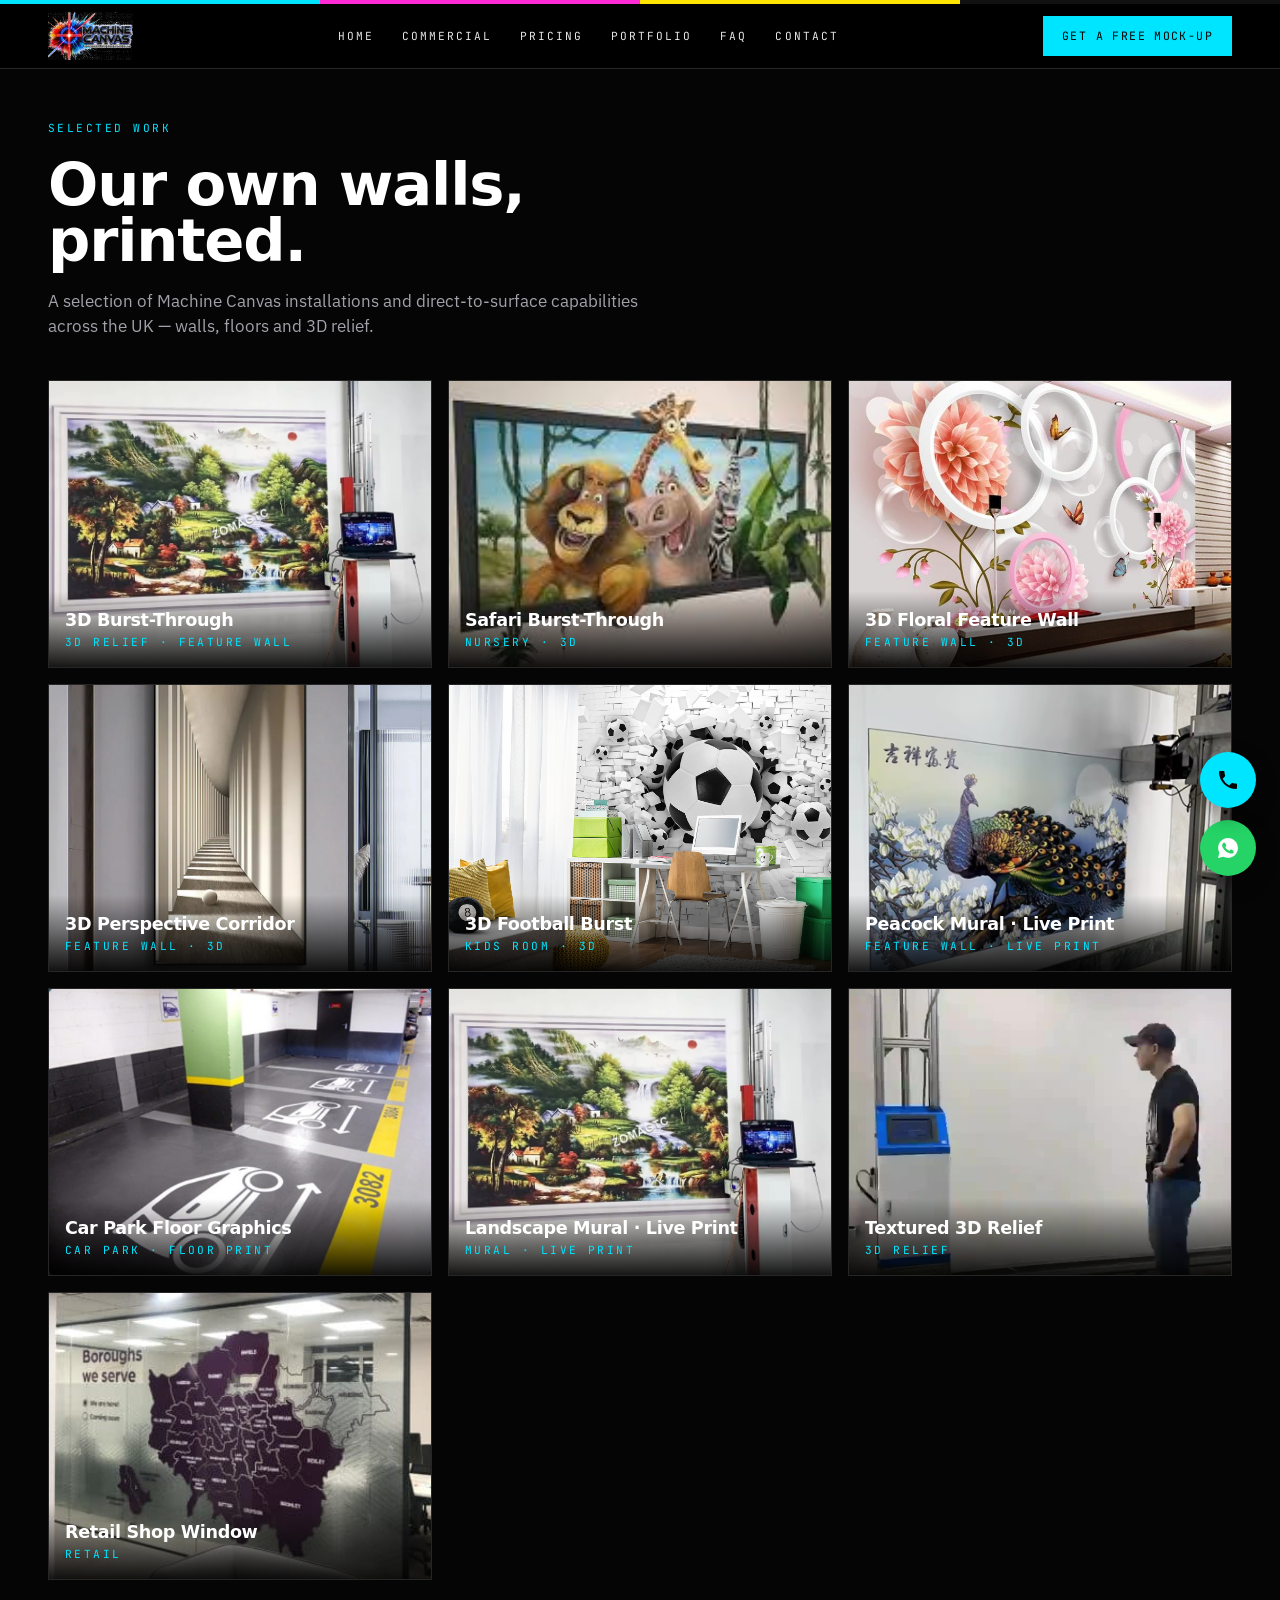
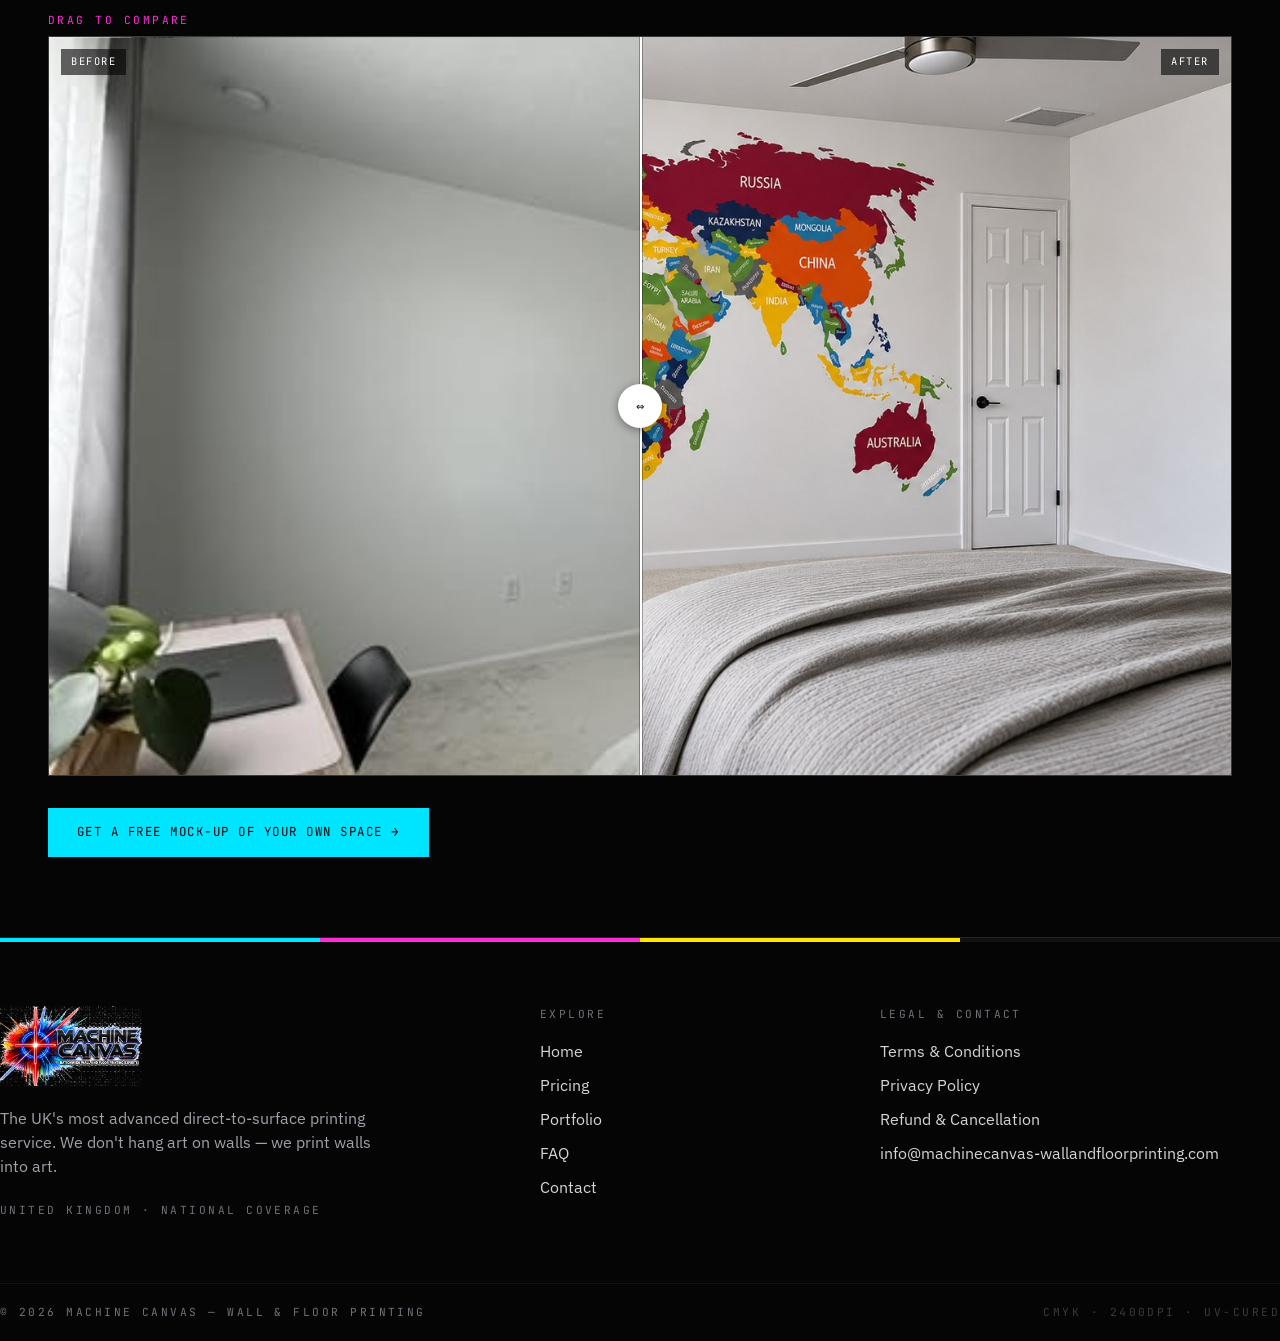
<file: pricing.html>
<!DOCTYPE html>
<html lang="en-GB">
<head>
  <meta charset="UTF-8" />
  <meta name="viewport" content="width=device-width, initial-scale=1" />
  <title>Portfolio — Machine Canvas Wall &amp; Floor Printing</title>
  <meta name="description" content="See Machine Canvas wall and floor printing installations — 3D relief, murals, feature walls and floor graphics across the UK." />
  <link rel="canonical" href="https://www.machinecanvas-wallandfloorprinting.com/portfolio.html" />
  <meta property="og:title" content="Portfolio — Machine Canvas Wall &amp; Floor Printing" />
  <meta property="og:description" content="See Machine Canvas wall and floor printing installations — 3D relief, murals, feature walls and floor graphics across the UK." />
  <meta property="og:url" content="https://www.machinecanvas-wallandfloorprinting.com/portfolio.html" />
  <meta property="og:image" content="https://www.machinecanvas-wallandfloorprinting.com/brand/og-machine-canvas.jpg" />
  <meta property="og:type" content="website" />
  <meta name="twitter:card" content="summary_large_image" />
  <link rel="icon" href="/brand/machine-canvas-mark.png" />
  <link rel="preconnect" href="https://fonts.googleapis.com" />
  <link rel="preconnect" href="https://fonts.gstatic.com" crossorigin />
  <link rel="preconnect" href="https://api.fontshare.com" />
  <link href="https://api.fontshare.com/v2/css?f[]=cabinet-grotesk@800,700,500,900&display=swap" rel="stylesheet" />
  <link href="https://fonts.googleapis.com/css2?family=IBM+Plex+Sans:wght@300;400;500;600&family=JetBrains+Mono:wght@400;500;700&family=Fraunces:ital,opsz,wght@0,9..144,400..900;1,9..144,400..900&display=swap" rel="stylesheet" />
  <link rel="stylesheet" href="/css/style.css" />
</head>
<body>
  <header class="site-header">
    <div class="cmyk-bar"></div>
    <div class="container">
      <a href="/" class="logo-link">
        <img src="/brand/machine-canvas-logo-neon.webp" alt="Machine Canvas — Nationwide Wall &amp; Floor Printing Experts" />
      </a>
      <nav class="desktop-nav">
        <a href="/">Home</a>
        <a href="/commercial.html">Commercial</a>
        <a href="/pricing.html">Pricing</a>
        <a href="/portfolio.html">Portfolio</a>
        <a href="/faq.html">FAQ</a>
        <a href="/contact.html">Contact</a>
      </nav>
      <div class="header-actions">
        <a href="/contact.html" class="btn-print btn-cyan btn-small header-cta">Get a free mock-up</a>
        <input type="checkbox" id="nav-toggle" class="nav-toggle-checkbox" />
        <label for="nav-toggle" class="nav-toggle-label" aria-label="Toggle menu">
          <svg class="icon" viewBox="0 0 24 24" fill="none" stroke="currentColor" stroke-width="2"><line x1="3" y1="6" x2="21" y2="6"/><line x1="3" y1="12" x2="21" y2="12"/><line x1="3" y1="18" x2="21" y2="18"/></svg>
        </label>
      </div>
    </div>
    <div class="mobile-nav">
      <a href="/">Home</a>
      <a href="/commercial.html">Commercial</a>
      <a href="/pricing.html">Pricing</a>
      <a href="/portfolio.html">Portfolio</a>
      <a href="/faq.html">FAQ</a>
      <a href="/contact.html">Contact</a>
      <a href="/contact.html" class="btn-print btn-cyan mt-2" style="display:inline-flex;">Get a free mock-up</a>
    </div>
  </header>
  <section class="section bg-ink" style="padding-top:120px;">
    <div class="container">
      <div class="section-heading">
        <div class="eyebrow"><span class="mono-label text-cyan">Selected work</span></div>
        <h2 style="color:#fff;">Our own walls,<br />printed.</h2>
        <p class="sub">A selection of Machine Canvas installations and direct-to-surface capabilities across the UK — walls, floors and 3D relief.</p>
      </div>

      <div class="portfolio-grid">
        <a class="portfolio-item" href="/media/3dprint.jpg" target="_blank" rel="noopener"><img src="/media/3dprint.jpg" alt="3D relief mural printed live by the machine" loading="lazy" /><div class="caption"><h3>3D Burst-Through</h3><p class="mono-label text-cyan">3D Relief · Feature Wall</p></div></a>
        <a class="portfolio-item" href="/media/jungle3d.jpg" target="_blank" rel="noopener"><img src="/media/jungle3d.jpg" alt="3D burst-through safari mural in a child's bedroom" loading="lazy" /><div class="caption"><h3>Safari Burst-Through</h3><p class="mono-label text-cyan">Nursery · 3D</p></div></a>
        <a class="portfolio-item" href="/media/floral3d.jpg" target="_blank" rel="noopener"><img src="/media/floral3d.jpg" alt="3D floral feature wall mural in a living room" loading="lazy" /><div class="caption"><h3>3D Floral Feature Wall</h3><p class="mono-label text-cyan">Feature Wall · 3D</p></div></a>
        <a class="portfolio-item" href="/media/corridor3d.jpg" target="_blank" rel="noopener"><img src="/media/corridor3d.jpg" alt="3D perspective corridor mural creating a depth illusion" loading="lazy" /><div class="caption"><h3>3D Perspective Corridor</h3><p class="mono-label text-cyan">Feature Wall · 3D</p></div></a>
        <a class="portfolio-item" href="/media/football3d.jpg" target="_blank" rel="noopener"><img src="/media/football3d.jpg" alt="3D football burst-through mural in a child's bedroom" loading="lazy" /><div class="caption"><h3>3D Football Burst</h3><p class="mono-label text-cyan">Kids Room · 3D</p></div></a>
        <a class="portfolio-item" href="/media/peacock.jpg" target="_blank" rel="noopener"><img src="/media/peacock.jpg" alt="Peacock and magnolia blossom mural printed live on a wall" loading="lazy" /><div class="caption"><h3>Peacock Mural · Live Print</h3><p class="mono-label text-cyan">Feature Wall · Live Print</p></div></a>
        <a class="portfolio-item" href="/media/carpark.jpg" target="_blank" rel="noopener"><img src="/media/carpark.jpg" alt="Printed car park floor graphics" loading="lazy" /><div class="caption"><h3>Car Park Floor Graphics</h3><p class="mono-label text-cyan">Car Park · Floor Print</p></div></a>
        <a class="portfolio-item" href="/media/gallery.jpg" target="_blank" rel="noopener"><img src="/media/gallery.jpg" alt="Wall printer creating a large landscape mural live on a wall" loading="lazy" /><div class="caption"><h3>Landscape Mural · Live Print</h3><p class="mono-label text-cyan">Mural · Live Print</p></div></a>
        <a class="portfolio-item" href="/media/relief-poster.jpg" target="_blank" rel="noopener"><img src="/media/relief-poster.jpg" alt="Textured 3D relief print detail" loading="lazy" /><div class="caption"><h3>Textured 3D Relief</h3><p class="mono-label text-cyan">3D Relief</p></div></a>
        <a class="portfolio-item" href="/media/retail.jpg" target="_blank" rel="noopener"><img src="/media/retail.jpg" alt="Printed retail shop window graphics" loading="lazy" /><div class="caption"><h3>Retail Shop Window</h3><p class="mono-label text-cyan">Retail</p></div></a>
      </div>

      <div class="mt-4">
        <p class="mono-label text-magenta">Drag to compare</p>
        <div class="ba-slider mt-1">
          <img class="ba-after" src="/media/after.jpg" alt="Wall printed with a world map mural by Machine Canvas" />
          <div class="ba-before-wrap">
            <img src="/media/before.jpg" alt="Blank bedroom wall before Machine Canvas printing" />
          </div>
          <span class="ba-label before">Before</span>
          <span class="ba-label after">After</span>
          <div class="ba-handle-line"></div>
          <div class="ba-handle-dot">⇔</div>
          <input type="range" min="0" max="100" value="50" aria-label="Drag to compare before and after" />
        </div>
      </div>

      <div class="mt-4"><a href="/contact.html" class="btn-print btn-cyan">Get a free mock-up of your own space →</a></div>
    </div>
  </section>
  <footer class="site-footer bg-ink">
    <div class="cmyk-bar"></div>
    <div class="container footer-grid">
      <div>
        <img src="/brand/machine-canvas-logo-neon.webp" alt="Machine Canvas — Nationwide Wall &amp; Floor Printing Experts" />
        <p class="tagline">The UK's most advanced direct-to-surface printing service. We don't hang art on walls — we print walls into art.</p>
        <p class="mono-label mt-3">United Kingdom · National coverage</p>
      </div>
      <div>
        <p class="mono-label">Explore</p>
        <ul>
          <li><a href="/">Home</a></li>
          <li><a href="/pricing.html">Pricing</a></li>
          <li><a href="/portfolio.html">Portfolio</a></li>
          <li><a href="/faq.html">FAQ</a></li>
          <li><a href="/contact.html">Contact</a></li>
        </ul>
      </div>
      <div>
        <p class="mono-label">Legal &amp; Contact</p>
        <ul>
          <li><a href="/terms.html">Terms &amp; Conditions</a></li>
          <li><a href="/privacy.html">Privacy Policy</a></li>
          <li><a href="/refunds.html">Refund &amp; Cancellation</a></li>
          <li><a href="mailto:info@machinecanvas-wallandfloorprinting.com">info@machinecanvas-wallandfloorprinting.com</a></li>
        </ul>
      </div>
    </div>
    <div class="container footer-bottom">
      <p class="mono-label">© 2026 Machine Canvas — Wall &amp; Floor Printing</p>
      <p class="mono-label" style="color:#3a3a3a;">CMYK · 2400DPI · UV-CURED</p>
    </div>
  </footer>

  <a href="https://wa.me/447872482423?text=Hi%20Machine%20Canvas%20%E2%80%94%20I%27d%20like%20to%20ask%20about%20wall%2Ffloor%20printing." target="_blank" rel="noopener noreferrer" aria-label="Chat on WhatsApp" class="fab fab-whatsapp">
    <svg class="icon" viewBox="0 0 24 24" fill="currentColor"><path d="M12.04 2C6.58 2 2.13 6.45 2.13 11.91c0 1.75.46 3.39 1.26 4.81L2 22l5.41-1.34a9.87 9.87 0 0 0 4.63 1.14h.01c5.46 0 9.9-4.45 9.9-9.9C21.96 6.45 17.5 2 12.04 2zm5.8 14.2c-.24.68-1.4 1.3-1.93 1.36-.5.06-1.1.09-3.5-.76-2.95-1.05-4.85-4.02-5-4.21-.14-.19-1.2-1.6-1.2-3.05s.76-2.17 1.03-2.47c.27-.29.6-.36.8-.36l.57.01c.18 0 .43-.07.67.51.24.58.83 2.01.9 2.16.07.14.11.31.02.5-.09.19-.14.31-.27.48-.14.16-.29.36-.41.49-.14.14-.28.29-.12.57.16.28.71 1.17 1.53 1.9 1.05.94 1.93 1.23 2.21 1.37.28.14.44.12.6-.07.16-.19.68-.79.87-1.06.18-.27.36-.22.6-.13.24.09 1.53.72 1.79.85.27.14.44.2.5.31.07.12.07.65-.17 1.32z"/></svg>
  </a>
  <a href="tel:+447872482423" aria-label="Call Machine Canvas" class="fab fab-call">
    <svg class="icon" viewBox="0 0 24 24" fill="currentColor"><path d="M6.62 10.79a15.05 15.05 0 0 0 6.59 6.59l2.2-2.2a1 1 0 0 1 1.02-.24 11.36 11.36 0 0 0 3.56.57 1 1 0 0 1 1 1V20a1 1 0 0 1-1 1A17 17 0 0 1 3 4a1 1 0 0 1 1-1h3.5a1 1 0 0 1 1 1 11.36 11.36 0 0 0 .57 3.56 1 1 0 0 1-.25 1.02l-2.2 2.21z"/></svg>
  </a>
  <script src="/js/main.js" defer></script>
</body>
</html>
</file>
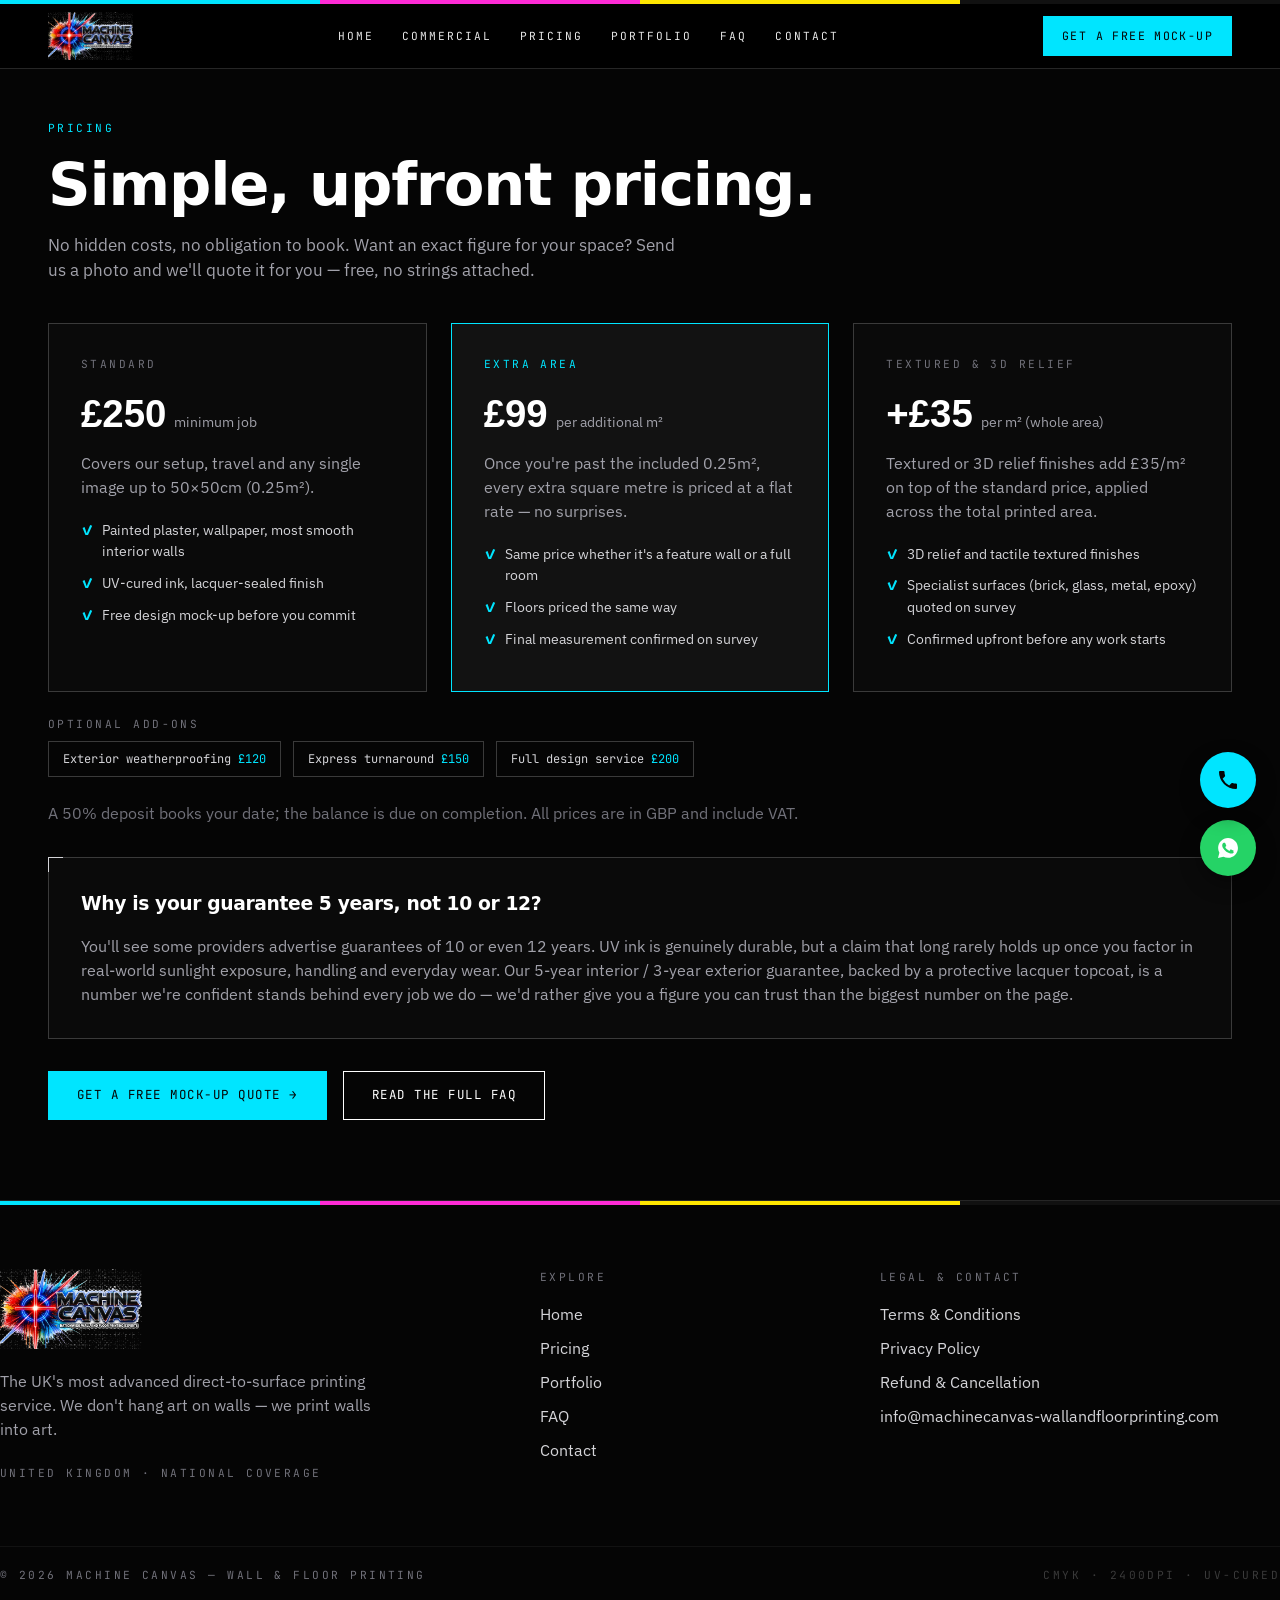
<file: privacy.html>
<!DOCTYPE html>
<html lang="en-GB">
<head>
  <meta charset="UTF-8" />
  <meta name="viewport" content="width=device-width, initial-scale=1" />
  <title>Pricing — Machine Canvas Wall &amp; Floor Printing</title>
  <meta name="description" content="Simple, upfront pricing for wall and floor printing. From £250 minimum, £99 per extra m², no hidden costs." />
  <link rel="canonical" href="https://www.machinecanvas-wallandfloorprinting.com/pricing.html" />
  <meta property="og:title" content="Pricing — Machine Canvas Wall &amp; Floor Printing" />
  <meta property="og:description" content="Simple, upfront pricing for wall and floor printing. From £250 minimum, £99 per extra m², no hidden costs." />
  <meta property="og:url" content="https://www.machinecanvas-wallandfloorprinting.com/pricing.html" />
  <meta property="og:image" content="https://www.machinecanvas-wallandfloorprinting.com/brand/og-machine-canvas.jpg" />
  <meta property="og:type" content="website" />
  <meta name="twitter:card" content="summary_large_image" />
  <link rel="icon" href="/brand/machine-canvas-mark.png" />
  <link rel="preconnect" href="https://fonts.googleapis.com" />
  <link rel="preconnect" href="https://fonts.gstatic.com" crossorigin />
  <link rel="preconnect" href="https://api.fontshare.com" />
  <link href="https://api.fontshare.com/v2/css?f[]=cabinet-grotesk@800,700,500,900&display=swap" rel="stylesheet" />
  <link href="https://fonts.googleapis.com/css2?family=IBM+Plex+Sans:wght@300;400;500;600&family=JetBrains+Mono:wght@400;500;700&family=Fraunces:ital,opsz,wght@0,9..144,400..900;1,9..144,400..900&display=swap" rel="stylesheet" />
  <link rel="stylesheet" href="/css/style.css" />
</head>
<body>
  <header class="site-header">
    <div class="cmyk-bar"></div>
    <div class="container">
      <a href="/" class="logo-link">
        <img src="/brand/machine-canvas-logo-neon.webp" alt="Machine Canvas — Nationwide Wall &amp; Floor Printing Experts" />
      </a>
      <nav class="desktop-nav">
        <a href="/">Home</a>
        <a href="/commercial.html">Commercial</a>
        <a href="/pricing.html">Pricing</a>
        <a href="/portfolio.html">Portfolio</a>
        <a href="/faq.html">FAQ</a>
        <a href="/contact.html">Contact</a>
      </nav>
      <div class="header-actions">
        <a href="/contact.html" class="btn-print btn-cyan btn-small header-cta">Get a free mock-up</a>
        <input type="checkbox" id="nav-toggle" class="nav-toggle-checkbox" />
        <label for="nav-toggle" class="nav-toggle-label" aria-label="Toggle menu">
          <svg class="icon" viewBox="0 0 24 24" fill="none" stroke="currentColor" stroke-width="2"><line x1="3" y1="6" x2="21" y2="6"/><line x1="3" y1="12" x2="21" y2="12"/><line x1="3" y1="18" x2="21" y2="18"/></svg>
        </label>
      </div>
    </div>
    <div class="mobile-nav">
      <a href="/">Home</a>
      <a href="/commercial.html">Commercial</a>
      <a href="/pricing.html">Pricing</a>
      <a href="/portfolio.html">Portfolio</a>
      <a href="/faq.html">FAQ</a>
      <a href="/contact.html">Contact</a>
      <a href="/contact.html" class="btn-print btn-cyan mt-2" style="display:inline-flex;">Get a free mock-up</a>
    </div>
  </header>
  <section class="section bg-ink" style="padding-top:120px;">
    <div class="container">
      <div class="section-heading">
        <div class="eyebrow"><span class="mono-label text-cyan">Pricing</span></div>
        <h2 style="color:#fff;">Simple, upfront pricing.</h2>
        <p class="sub">No hidden costs, no obligation to book. Want an exact figure for your space? Send us a photo and we'll quote it for you — free, no strings attached.</p>
      </div>

      <div class="grid grid-3">
        <div class="pricing-card">
          <p class="mono-label text-zinc-500">Standard</p>
          <div class="amount"><span class="num" style="color:#fff;">£250</span><span class="unit">minimum job</span></div>
          <p class="text-zinc-400 mt-1">Covers our setup, travel and any single image up to 50×50cm (0.25m²).</p>
          <ul>
            <li>Painted plaster, wallpaper, most smooth interior walls</li>
            <li>UV-cured ink, lacquer-sealed finish</li>
            <li>Free design mock-up before you commit</li>
          </ul>
        </div>
        <div class="pricing-card highlight">
          <p class="mono-label text-cyan">Extra area</p>
          <div class="amount"><span class="num" style="color:#fff;">£99</span><span class="unit">per additional m²</span></div>
          <p class="text-zinc-400 mt-1">Once you're past the included 0.25m², every extra square metre is priced at a flat rate — no surprises.</p>
          <ul>
            <li>Same price whether it's a feature wall or a full room</li>
            <li>Floors priced the same way</li>
            <li>Final measurement confirmed on survey</li>
          </ul>
        </div>
        <div class="pricing-card">
          <p class="mono-label text-zinc-500">Textured &amp; 3D relief</p>
          <div class="amount"><span class="num" style="color:#fff;">+£35</span><span class="unit">per m² (whole area)</span></div>
          <p class="text-zinc-400 mt-1">Textured or 3D relief finishes add £35/m² on top of the standard price, applied across the total printed area.</p>
          <ul>
            <li>3D relief and tactile textured finishes</li>
            <li>Specialist surfaces (brick, glass, metal, epoxy) quoted on survey</li>
            <li>Confirmed upfront before any work starts</li>
          </ul>
        </div>
      </div>

      <div class="mt-3">
        <p class="mono-label mt-2">Optional add-ons</p>
        <div class="mt-1">
          <span class="addon-chip">Exterior weatherproofing <span class="price">£120</span></span>
          <span class="addon-chip">Express turnaround <span class="price">£150</span></span>
          <span class="addon-chip">Full design service <span class="price">£200</span></span>
        </div>
        <p class="text-zinc-500 mt-2">A 50% deposit books your date; the balance is due on completion. All prices are in GBP and include VAT.</p>
      </div>

      <div class="mt-4 crop-frame card">
        <h3 style="color:#fff;">Why is your guarantee 5 years, not 10 or 12?</h3>
        <p class="text-zinc-400 mt-2">You'll see some providers advertise guarantees of 10 or even 12 years. UV ink is genuinely durable, but a claim that long rarely holds up once you factor in real-world sunlight exposure, handling and everyday wear. Our 5-year interior / 3-year exterior guarantee, backed by a protective lacquer topcoat, is a number we're confident stands behind every job we do — we'd rather give you a figure you can trust than the biggest number on the page.</p>
      </div>

      <div class="mt-4 flex" style="flex-wrap:wrap;gap:16px;">
        <a href="/contact.html" class="btn-print btn-cyan">Get a free mock-up quote →</a>
        <a href="/faq.html" class="btn-print btn-outline-light" style="background:none;color:#fff;">Read the full FAQ</a>
      </div>
    </div>
  </section>
  <footer class="site-footer bg-ink">
    <div class="cmyk-bar"></div>
    <div class="container footer-grid">
      <div>
        <img src="/brand/machine-canvas-logo-neon.webp" alt="Machine Canvas — Nationwide Wall &amp; Floor Printing Experts" />
        <p class="tagline">The UK's most advanced direct-to-surface printing service. We don't hang art on walls — we print walls into art.</p>
        <p class="mono-label mt-3">United Kingdom · National coverage</p>
      </div>
      <div>
        <p class="mono-label">Explore</p>
        <ul>
          <li><a href="/">Home</a></li>
          <li><a href="/pricing.html">Pricing</a></li>
          <li><a href="/portfolio.html">Portfolio</a></li>
          <li><a href="/faq.html">FAQ</a></li>
          <li><a href="/contact.html">Contact</a></li>
        </ul>
      </div>
      <div>
        <p class="mono-label">Legal &amp; Contact</p>
        <ul>
          <li><a href="/terms.html">Terms &amp; Conditions</a></li>
          <li><a href="/privacy.html">Privacy Policy</a></li>
          <li><a href="/refunds.html">Refund &amp; Cancellation</a></li>
          <li><a href="mailto:info@machinecanvas-wallandfloorprinting.com">info@machinecanvas-wallandfloorprinting.com</a></li>
        </ul>
      </div>
    </div>
    <div class="container footer-bottom">
      <p class="mono-label">© 2026 Machine Canvas — Wall &amp; Floor Printing</p>
      <p class="mono-label" style="color:#3a3a3a;">CMYK · 2400DPI · UV-CURED</p>
    </div>
  </footer>

  <a href="https://wa.me/447872482423?text=Hi%20Machine%20Canvas%20%E2%80%94%20I%27d%20like%20to%20ask%20about%20wall%2Ffloor%20printing." target="_blank" rel="noopener noreferrer" aria-label="Chat on WhatsApp" class="fab fab-whatsapp">
    <svg class="icon" viewBox="0 0 24 24" fill="currentColor"><path d="M12.04 2C6.58 2 2.13 6.45 2.13 11.91c0 1.75.46 3.39 1.26 4.81L2 22l5.41-1.34a9.87 9.87 0 0 0 4.63 1.14h.01c5.46 0 9.9-4.45 9.9-9.9C21.96 6.45 17.5 2 12.04 2zm5.8 14.2c-.24.68-1.4 1.3-1.93 1.36-.5.06-1.1.09-3.5-.76-2.95-1.05-4.85-4.02-5-4.21-.14-.19-1.2-1.6-1.2-3.05s.76-2.17 1.03-2.47c.27-.29.6-.36.8-.36l.57.01c.18 0 .43-.07.67.51.24.58.83 2.01.9 2.16.07.14.11.31.02.5-.09.19-.14.31-.27.48-.14.16-.29.36-.41.49-.14.14-.28.29-.12.57.16.28.71 1.17 1.53 1.9 1.05.94 1.93 1.23 2.21 1.37.28.14.44.12.6-.07.16-.19.68-.79.87-1.06.18-.27.36-.22.6-.13.24.09 1.53.72 1.79.85.27.14.44.2.5.31.07.12.07.65-.17 1.32z"/></svg>
  </a>
  <a href="tel:+447872482423" aria-label="Call Machine Canvas" class="fab fab-call">
    <svg class="icon" viewBox="0 0 24 24" fill="currentColor"><path d="M6.62 10.79a15.05 15.05 0 0 0 6.59 6.59l2.2-2.2a1 1 0 0 1 1.02-.24 11.36 11.36 0 0 0 3.56.57 1 1 0 0 1 1 1V20a1 1 0 0 1-1 1A17 17 0 0 1 3 4a1 1 0 0 1 1-1h3.5a1 1 0 0 1 1 1 11.36 11.36 0 0 0 .57 3.56 1 1 0 0 1-.25 1.02l-2.2 2.21z"/></svg>
  </a>
  <script src="/js/main.js" defer></script>
</body>
</html>
</file>
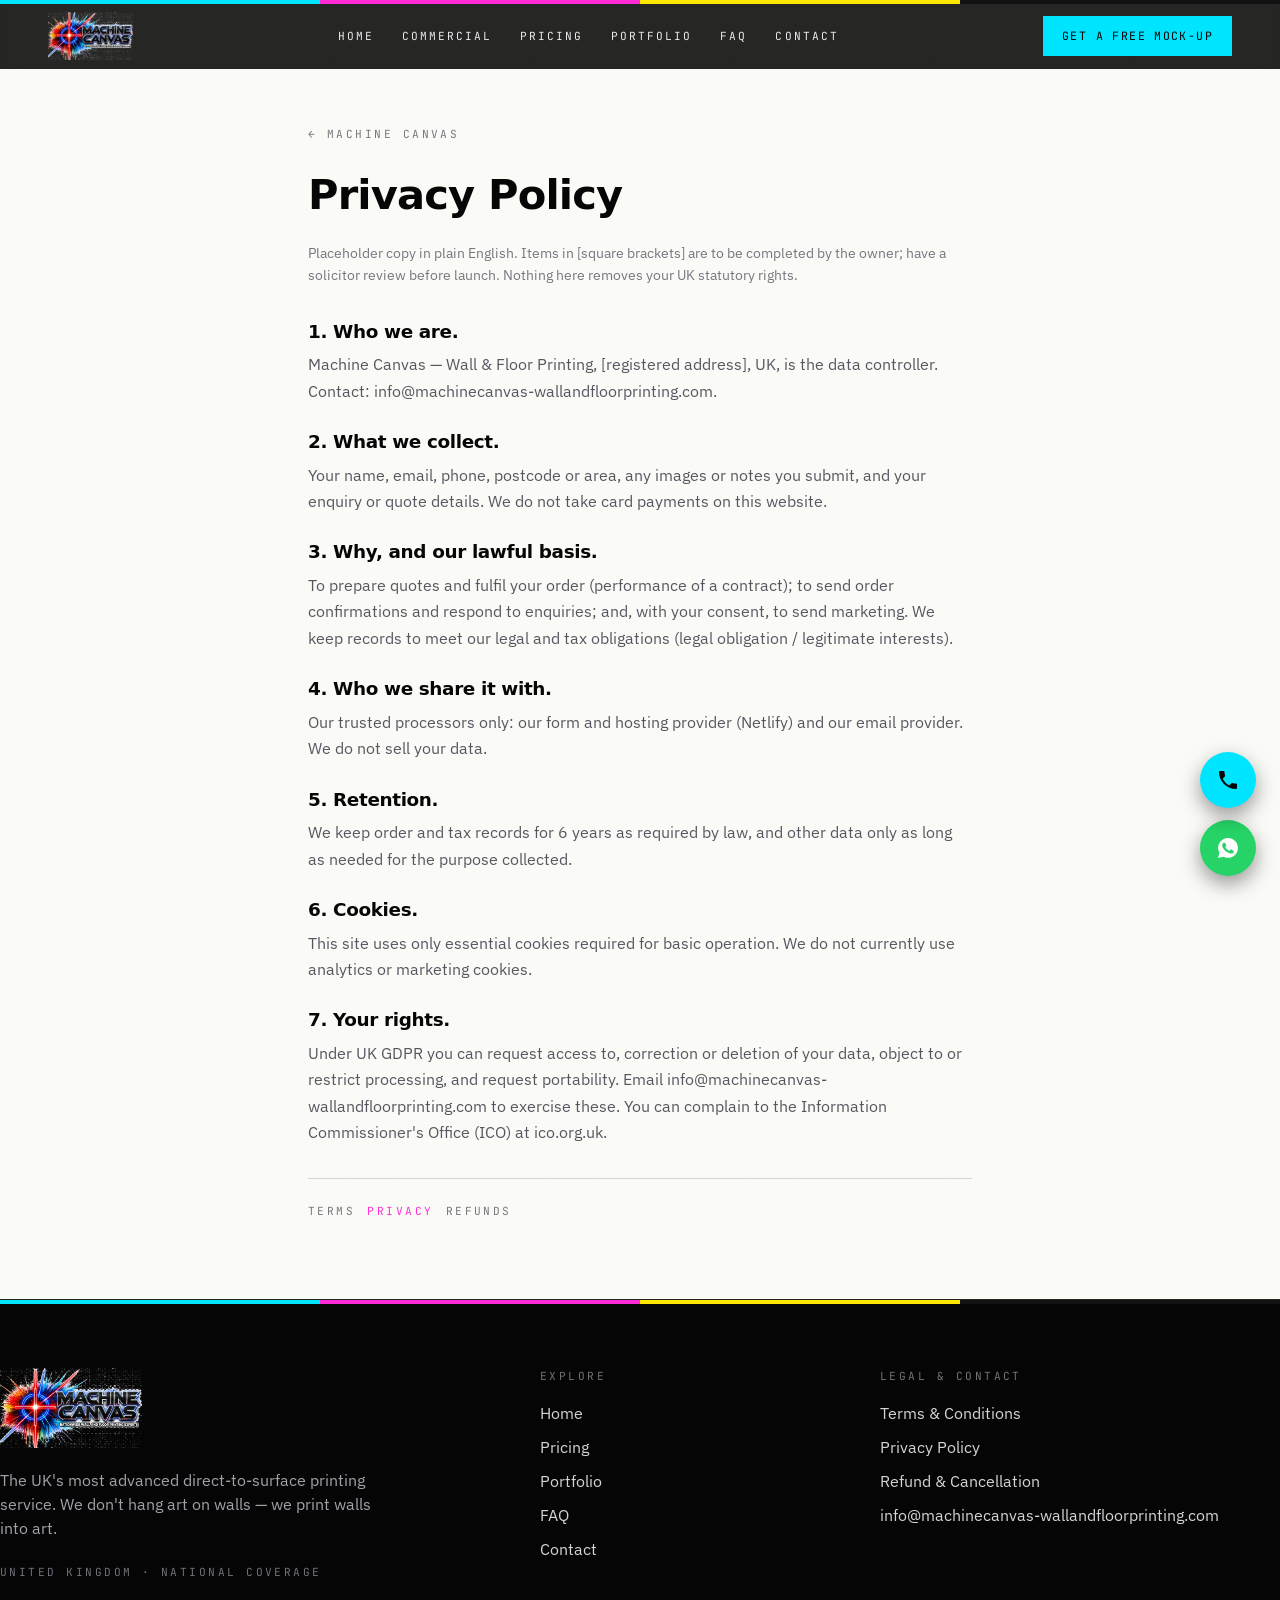
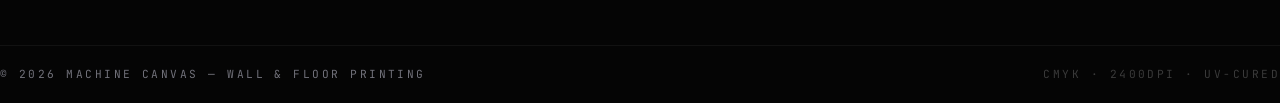
<file: refunds.html>
<!DOCTYPE html>
<html lang="en-GB">
<head>
  <meta charset="UTF-8" />
  <meta name="viewport" content="width=device-width, initial-scale=1" />
  <title>Privacy Policy — Machine Canvas</title>
  <meta name="description" content="Privacy policy for Machine Canvas wall and floor printing services." />
  <link rel="canonical" href="https://www.machinecanvas-wallandfloorprinting.com/privacy.html" />
  <meta property="og:title" content="Privacy Policy — Machine Canvas" />
  <meta property="og:description" content="Privacy policy for Machine Canvas wall and floor printing services." />
  <meta property="og:url" content="https://www.machinecanvas-wallandfloorprinting.com/privacy.html" />
  <meta property="og:image" content="https://www.machinecanvas-wallandfloorprinting.com/brand/og-machine-canvas.jpg" />
  <meta property="og:type" content="website" />
  <meta name="twitter:card" content="summary_large_image" />
  <link rel="icon" href="/brand/machine-canvas-mark.png" />
  <link rel="preconnect" href="https://fonts.googleapis.com" />
  <link rel="preconnect" href="https://fonts.gstatic.com" crossorigin />
  <link rel="preconnect" href="https://api.fontshare.com" />
  <link href="https://api.fontshare.com/v2/css?f[]=cabinet-grotesk@800,700,500,900&display=swap" rel="stylesheet" />
  <link href="https://fonts.googleapis.com/css2?family=IBM+Plex+Sans:wght@300;400;500;600&family=JetBrains+Mono:wght@400;500;700&family=Fraunces:ital,opsz,wght@0,9..144,400..900;1,9..144,400..900&display=swap" rel="stylesheet" />
  <link rel="stylesheet" href="/css/style.css" />
</head>
<body>
  <header class="site-header">
    <div class="cmyk-bar"></div>
    <div class="container">
      <a href="/" class="logo-link">
        <img src="/brand/machine-canvas-logo-neon.webp" alt="Machine Canvas — Nationwide Wall &amp; Floor Printing Experts" />
      </a>
      <nav class="desktop-nav">
        <a href="/">Home</a>
        <a href="/commercial.html">Commercial</a>
        <a href="/pricing.html">Pricing</a>
        <a href="/portfolio.html">Portfolio</a>
        <a href="/faq.html">FAQ</a>
        <a href="/contact.html">Contact</a>
      </nav>
      <div class="header-actions">
        <a href="/contact.html" class="btn-print btn-cyan btn-small header-cta">Get a free mock-up</a>
        <input type="checkbox" id="nav-toggle" class="nav-toggle-checkbox" />
        <label for="nav-toggle" class="nav-toggle-label" aria-label="Toggle menu">
          <svg class="icon" viewBox="0 0 24 24" fill="none" stroke="currentColor" stroke-width="2"><line x1="3" y1="6" x2="21" y2="6"/><line x1="3" y1="12" x2="21" y2="12"/><line x1="3" y1="18" x2="21" y2="18"/></svg>
        </label>
      </div>
    </div>
    <div class="mobile-nav">
      <a href="/">Home</a>
      <a href="/commercial.html">Commercial</a>
      <a href="/pricing.html">Pricing</a>
      <a href="/portfolio.html">Portfolio</a>
      <a href="/faq.html">FAQ</a>
      <a href="/contact.html">Contact</a>
      <a href="/contact.html" class="btn-print btn-cyan mt-2" style="display:inline-flex;">Get a free mock-up</a>
    </div>
  </header>
  <section class="section bg-paper grain" style="padding-top:120px;">
    <div class="container" style="max-width:760px;">
      <a href="/" class="mono-label text-zinc-500">← Machine Canvas</a>
      <h1 style="font-size:2.6rem;margin-top:20px;">Privacy Policy</h1>
      <p class="text-zinc-500 mt-2" style="font-size:0.9rem;">Placeholder copy in plain English. Items in [square brackets] are to be completed by the owner; have a solicitor review before launch. Nothing here removes your UK statutory rights.</p>
      <div class="mt-4">
        <div class="legal-block"><h2>1. Who we are.</h2><p>Machine Canvas — Wall &amp; Floor Printing, [registered address], UK, is the data controller. Contact: info@machinecanvas-wallandfloorprinting.com.</p></div>
        <div class="legal-block"><h2>2. What we collect.</h2><p>Your name, email, phone, postcode or area, any images or notes you submit, and your enquiry or quote details. We do not take card payments on this website.</p></div>
        <div class="legal-block"><h2>3. Why, and our lawful basis.</h2><p>To prepare quotes and fulfil your order (performance of a contract); to send order confirmations and respond to enquiries; and, with your consent, to send marketing. We keep records to meet our legal and tax obligations (legal obligation / legitimate interests).</p></div>
        <div class="legal-block"><h2>4. Who we share it with.</h2><p>Our trusted processors only: our form and hosting provider (Netlify) and our email provider. We do not sell your data.</p></div>
        <div class="legal-block"><h2>5. Retention.</h2><p>We keep order and tax records for 6 years as required by law, and other data only as long as needed for the purpose collected.</p></div>
        <div class="legal-block"><h2>6. Cookies.</h2><p>This site uses only essential cookies required for basic operation. We do not currently use analytics or marketing cookies.</p></div>
        <div class="legal-block"><h2>7. Your rights.</h2><p>Under UK GDPR you can request access to, correction or deletion of your data, object to or restrict processing, and request portability. Email info@machinecanvas-wallandfloorprinting.com to exercise these. You can complain to the Information Commissioner's Office (ICO) at ico.org.uk.</p></div>
      </div>
      <div class="mt-4 flex gap-2" style="border-top:1px solid var(--zinc-300);padding-top:24px;">
        <a href="/terms.html" class="mono-label">Terms</a>
        <a href="/privacy.html" class="mono-label" style="color:var(--magenta);">Privacy</a>
        <a href="/refunds.html" class="mono-label">Refunds</a>
      </div>
    </div>
  </section>
  <footer class="site-footer bg-ink">
    <div class="cmyk-bar"></div>
    <div class="container footer-grid">
      <div>
        <img src="/brand/machine-canvas-logo-neon.webp" alt="Machine Canvas — Nationwide Wall &amp; Floor Printing Experts" />
        <p class="tagline">The UK's most advanced direct-to-surface printing service. We don't hang art on walls — we print walls into art.</p>
        <p class="mono-label mt-3">United Kingdom · National coverage</p>
      </div>
      <div>
        <p class="mono-label">Explore</p>
        <ul>
          <li><a href="/">Home</a></li>
          <li><a href="/pricing.html">Pricing</a></li>
          <li><a href="/portfolio.html">Portfolio</a></li>
          <li><a href="/faq.html">FAQ</a></li>
          <li><a href="/contact.html">Contact</a></li>
        </ul>
      </div>
      <div>
        <p class="mono-label">Legal &amp; Contact</p>
        <ul>
          <li><a href="/terms.html">Terms &amp; Conditions</a></li>
          <li><a href="/privacy.html">Privacy Policy</a></li>
          <li><a href="/refunds.html">Refund &amp; Cancellation</a></li>
          <li><a href="mailto:info@machinecanvas-wallandfloorprinting.com">info@machinecanvas-wallandfloorprinting.com</a></li>
        </ul>
      </div>
    </div>
    <div class="container footer-bottom">
      <p class="mono-label">© 2026 Machine Canvas — Wall &amp; Floor Printing</p>
      <p class="mono-label" style="color:#3a3a3a;">CMYK · 2400DPI · UV-CURED</p>
    </div>
  </footer>

  <a href="https://wa.me/447872482423?text=Hi%20Machine%20Canvas%20%E2%80%94%20I%27d%20like%20to%20ask%20about%20wall%2Ffloor%20printing." target="_blank" rel="noopener noreferrer" aria-label="Chat on WhatsApp" class="fab fab-whatsapp">
    <svg class="icon" viewBox="0 0 24 24" fill="currentColor"><path d="M12.04 2C6.58 2 2.13 6.45 2.13 11.91c0 1.75.46 3.39 1.26 4.81L2 22l5.41-1.34a9.87 9.87 0 0 0 4.63 1.14h.01c5.46 0 9.9-4.45 9.9-9.9C21.96 6.45 17.5 2 12.04 2zm5.8 14.2c-.24.68-1.4 1.3-1.93 1.36-.5.06-1.1.09-3.5-.76-2.95-1.05-4.85-4.02-5-4.21-.14-.19-1.2-1.6-1.2-3.05s.76-2.17 1.03-2.47c.27-.29.6-.36.8-.36l.57.01c.18 0 .43-.07.67.51.24.58.83 2.01.9 2.16.07.14.11.31.02.5-.09.19-.14.31-.27.48-.14.16-.29.36-.41.49-.14.14-.28.29-.12.57.16.28.71 1.17 1.53 1.9 1.05.94 1.93 1.23 2.21 1.37.28.14.44.12.6-.07.16-.19.68-.79.87-1.06.18-.27.36-.22.6-.13.24.09 1.53.72 1.79.85.27.14.44.2.5.31.07.12.07.65-.17 1.32z"/></svg>
  </a>
  <a href="tel:+447872482423" aria-label="Call Machine Canvas" class="fab fab-call">
    <svg class="icon" viewBox="0 0 24 24" fill="currentColor"><path d="M6.62 10.79a15.05 15.05 0 0 0 6.59 6.59l2.2-2.2a1 1 0 0 1 1.02-.24 11.36 11.36 0 0 0 3.56.57 1 1 0 0 1 1 1V20a1 1 0 0 1-1 1A17 17 0 0 1 3 4a1 1 0 0 1 1-1h3.5a1 1 0 0 1 1 1 11.36 11.36 0 0 0 .57 3.56 1 1 0 0 1-.25 1.02l-2.2 2.21z"/></svg>
  </a>
  <script src="/js/main.js" defer></script>
</body>
</html>
</file>
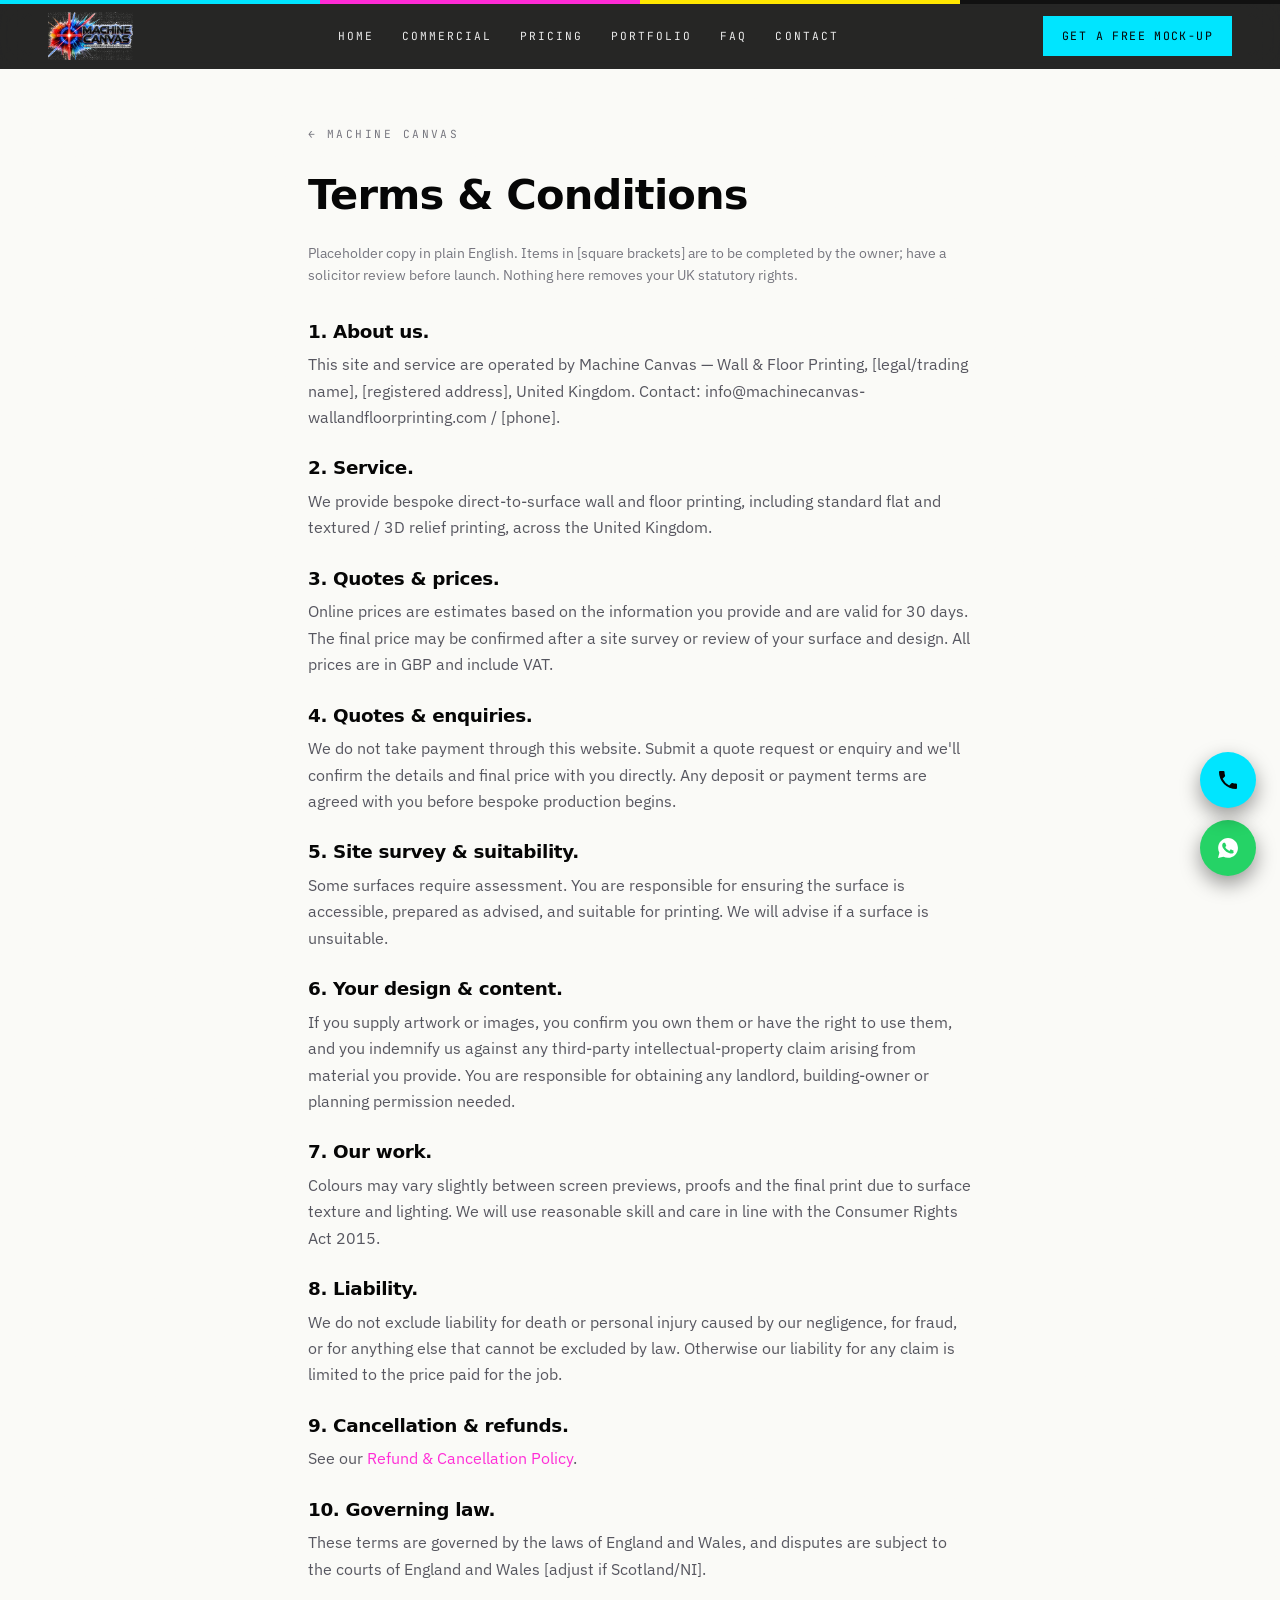
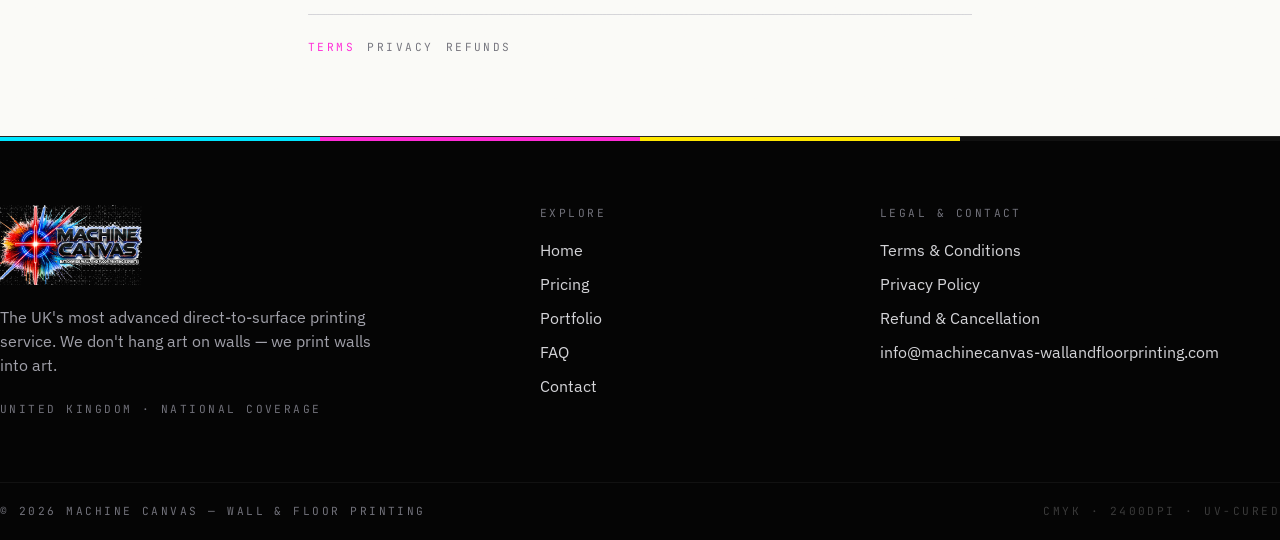
<file: thanks.html>
<!DOCTYPE html>
<html lang="en-GB">
<head>
  <meta charset="UTF-8" />
  <meta name="viewport" content="width=device-width, initial-scale=1" />
  <title>Terms &amp; Conditions — Machine Canvas</title>
  <meta name="description" content="Terms and conditions for Machine Canvas wall and floor printing services." />
  <link rel="canonical" href="https://www.machinecanvas-wallandfloorprinting.com/terms.html" />
  <meta property="og:title" content="Terms &amp; Conditions — Machine Canvas" />
  <meta property="og:description" content="Terms and conditions for Machine Canvas wall and floor printing services." />
  <meta property="og:url" content="https://www.machinecanvas-wallandfloorprinting.com/terms.html" />
  <meta property="og:image" content="https://www.machinecanvas-wallandfloorprinting.com/brand/og-machine-canvas.jpg" />
  <meta property="og:type" content="website" />
  <meta name="twitter:card" content="summary_large_image" />
  <link rel="icon" href="/brand/machine-canvas-mark.png" />
  <link rel="preconnect" href="https://fonts.googleapis.com" />
  <link rel="preconnect" href="https://fonts.gstatic.com" crossorigin />
  <link rel="preconnect" href="https://api.fontshare.com" />
  <link href="https://api.fontshare.com/v2/css?f[]=cabinet-grotesk@800,700,500,900&display=swap" rel="stylesheet" />
  <link href="https://fonts.googleapis.com/css2?family=IBM+Plex+Sans:wght@300;400;500;600&family=JetBrains+Mono:wght@400;500;700&family=Fraunces:ital,opsz,wght@0,9..144,400..900;1,9..144,400..900&display=swap" rel="stylesheet" />
  <link rel="stylesheet" href="/css/style.css" />
</head>
<body>
  <header class="site-header">
    <div class="cmyk-bar"></div>
    <div class="container">
      <a href="/" class="logo-link">
        <img src="/brand/machine-canvas-logo-neon.webp" alt="Machine Canvas — Nationwide Wall &amp; Floor Printing Experts" />
      </a>
      <nav class="desktop-nav">
        <a href="/">Home</a>
        <a href="/commercial.html">Commercial</a>
        <a href="/pricing.html">Pricing</a>
        <a href="/portfolio.html">Portfolio</a>
        <a href="/faq.html">FAQ</a>
        <a href="/contact.html">Contact</a>
      </nav>
      <div class="header-actions">
        <a href="/contact.html" class="btn-print btn-cyan btn-small header-cta">Get a free mock-up</a>
        <input type="checkbox" id="nav-toggle" class="nav-toggle-checkbox" />
        <label for="nav-toggle" class="nav-toggle-label" aria-label="Toggle menu">
          <svg class="icon" viewBox="0 0 24 24" fill="none" stroke="currentColor" stroke-width="2"><line x1="3" y1="6" x2="21" y2="6"/><line x1="3" y1="12" x2="21" y2="12"/><line x1="3" y1="18" x2="21" y2="18"/></svg>
        </label>
      </div>
    </div>
    <div class="mobile-nav">
      <a href="/">Home</a>
      <a href="/commercial.html">Commercial</a>
      <a href="/pricing.html">Pricing</a>
      <a href="/portfolio.html">Portfolio</a>
      <a href="/faq.html">FAQ</a>
      <a href="/contact.html">Contact</a>
      <a href="/contact.html" class="btn-print btn-cyan mt-2" style="display:inline-flex;">Get a free mock-up</a>
    </div>
  </header>
  <section class="section bg-paper grain" style="padding-top:120px;">
    <div class="container" style="max-width:760px;">
      <a href="/" class="mono-label text-zinc-500">← Machine Canvas</a>
      <h1 style="font-size:2.6rem;margin-top:20px;">Terms &amp; Conditions</h1>
      <p class="text-zinc-500 mt-2" style="font-size:0.9rem;">Placeholder copy in plain English. Items in [square brackets] are to be completed by the owner; have a solicitor review before launch. Nothing here removes your UK statutory rights.</p>
      <div class="mt-4">
        <div class="legal-block"><h2>1. About us.</h2><p>This site and service are operated by Machine Canvas — Wall &amp; Floor Printing, [legal/trading name], [registered address], United Kingdom. Contact: info@machinecanvas-wallandfloorprinting.com / [phone].</p></div>
        <div class="legal-block"><h2>2. Service.</h2><p>We provide bespoke direct-to-surface wall and floor printing, including standard flat and textured / 3D relief printing, across the United Kingdom.</p></div>
        <div class="legal-block"><h2>3. Quotes &amp; prices.</h2><p>Online prices are estimates based on the information you provide and are valid for 30 days. The final price may be confirmed after a site survey or review of your surface and design. All prices are in GBP and include VAT.</p></div>
        <div class="legal-block"><h2>4. Quotes &amp; enquiries.</h2><p>We do not take payment through this website. Submit a quote request or enquiry and we'll confirm the details and final price with you directly. Any deposit or payment terms are agreed with you before bespoke production begins.</p></div>
        <div class="legal-block"><h2>5. Site survey &amp; suitability.</h2><p>Some surfaces require assessment. You are responsible for ensuring the surface is accessible, prepared as advised, and suitable for printing. We will advise if a surface is unsuitable.</p></div>
        <div class="legal-block"><h2>6. Your design &amp; content.</h2><p>If you supply artwork or images, you confirm you own them or have the right to use them, and you indemnify us against any third-party intellectual-property claim arising from material you provide. You are responsible for obtaining any landlord, building-owner or planning permission needed.</p></div>
        <div class="legal-block"><h2>7. Our work.</h2><p>Colours may vary slightly between screen previews, proofs and the final print due to surface texture and lighting. We will use reasonable skill and care in line with the Consumer Rights Act 2015.</p></div>
        <div class="legal-block"><h2>8. Liability.</h2><p>We do not exclude liability for death or personal injury caused by our negligence, for fraud, or for anything else that cannot be excluded by law. Otherwise our liability for any claim is limited to the price paid for the job.</p></div>
        <div class="legal-block"><h2>9. Cancellation &amp; refunds.</h2><p>See our <a href="/refunds.html" style="color:var(--magenta);">Refund &amp; Cancellation Policy</a>.</p></div>
        <div class="legal-block"><h2>10. Governing law.</h2><p>These terms are governed by the laws of England and Wales, and disputes are subject to the courts of England and Wales [adjust if Scotland/NI].</p></div>
      </div>
      <div class="mt-4 flex gap-2" style="border-top:1px solid var(--zinc-300);padding-top:24px;">
        <a href="/terms.html" class="mono-label" style="color:var(--magenta);">Terms</a>
        <a href="/privacy.html" class="mono-label">Privacy</a>
        <a href="/refunds.html" class="mono-label">Refunds</a>
      </div>
    </div>
  </section>
  <footer class="site-footer bg-ink">
    <div class="cmyk-bar"></div>
    <div class="container footer-grid">
      <div>
        <img src="/brand/machine-canvas-logo-neon.webp" alt="Machine Canvas — Nationwide Wall &amp; Floor Printing Experts" />
        <p class="tagline">The UK's most advanced direct-to-surface printing service. We don't hang art on walls — we print walls into art.</p>
        <p class="mono-label mt-3">United Kingdom · National coverage</p>
      </div>
      <div>
        <p class="mono-label">Explore</p>
        <ul>
          <li><a href="/">Home</a></li>
          <li><a href="/pricing.html">Pricing</a></li>
          <li><a href="/portfolio.html">Portfolio</a></li>
          <li><a href="/faq.html">FAQ</a></li>
          <li><a href="/contact.html">Contact</a></li>
        </ul>
      </div>
      <div>
        <p class="mono-label">Legal &amp; Contact</p>
        <ul>
          <li><a href="/terms.html">Terms &amp; Conditions</a></li>
          <li><a href="/privacy.html">Privacy Policy</a></li>
          <li><a href="/refunds.html">Refund &amp; Cancellation</a></li>
          <li><a href="mailto:info@machinecanvas-wallandfloorprinting.com">info@machinecanvas-wallandfloorprinting.com</a></li>
        </ul>
      </div>
    </div>
    <div class="container footer-bottom">
      <p class="mono-label">© 2026 Machine Canvas — Wall &amp; Floor Printing</p>
      <p class="mono-label" style="color:#3a3a3a;">CMYK · 2400DPI · UV-CURED</p>
    </div>
  </footer>

  <a href="https://wa.me/447872482423?text=Hi%20Machine%20Canvas%20%E2%80%94%20I%27d%20like%20to%20ask%20about%20wall%2Ffloor%20printing." target="_blank" rel="noopener noreferrer" aria-label="Chat on WhatsApp" class="fab fab-whatsapp">
    <svg class="icon" viewBox="0 0 24 24" fill="currentColor"><path d="M12.04 2C6.58 2 2.13 6.45 2.13 11.91c0 1.75.46 3.39 1.26 4.81L2 22l5.41-1.34a9.87 9.87 0 0 0 4.63 1.14h.01c5.46 0 9.9-4.45 9.9-9.9C21.96 6.45 17.5 2 12.04 2zm5.8 14.2c-.24.68-1.4 1.3-1.93 1.36-.5.06-1.1.09-3.5-.76-2.95-1.05-4.85-4.02-5-4.21-.14-.19-1.2-1.6-1.2-3.05s.76-2.17 1.03-2.47c.27-.29.6-.36.8-.36l.57.01c.18 0 .43-.07.67.51.24.58.83 2.01.9 2.16.07.14.11.31.02.5-.09.19-.14.31-.27.48-.14.16-.29.36-.41.49-.14.14-.28.29-.12.57.16.28.71 1.17 1.53 1.9 1.05.94 1.93 1.23 2.21 1.37.28.14.44.12.6-.07.16-.19.68-.79.87-1.06.18-.27.36-.22.6-.13.24.09 1.53.72 1.79.85.27.14.44.2.5.31.07.12.07.65-.17 1.32z"/></svg>
  </a>
  <a href="tel:+447872482423" aria-label="Call Machine Canvas" class="fab fab-call">
    <svg class="icon" viewBox="0 0 24 24" fill="currentColor"><path d="M6.62 10.79a15.05 15.05 0 0 0 6.59 6.59l2.2-2.2a1 1 0 0 1 1.02-.24 11.36 11.36 0 0 0 3.56.57 1 1 0 0 1 1 1V20a1 1 0 0 1-1 1A17 17 0 0 1 3 4a1 1 0 0 1 1-1h3.5a1 1 0 0 1 1 1 11.36 11.36 0 0 0 .57 3.56 1 1 0 0 1-.25 1.02l-2.2 2.21z"/></svg>
  </a>
  <script src="/js/main.js" defer></script>
</body>
</html>
</file>
<file: css/style.css>
/* ==========================================================================
   Machine Canvas — plain CSS design system (no build step, no framework)
   ========================================================================== */

:root {
  --ink: #050505;
  --paper: #FAFAF7;
  --cyan: #00E5FF;
  --magenta: #FF2BD6;
  --yellowk: #FFE600;
  --zinc-950: #0a0a0a;
  --zinc-900: #121212;
  --zinc-800: #262626;
  --zinc-700: #3a3a3a;
  --zinc-600: #52525b;
  --zinc-500: #71717a;
  --zinc-400: #a1a1aa;
  --zinc-300: #d4d4d8;
  --max-w: 1280px;
}

/* ---- Fonts ---- */
.font-display { font-family: "Cabinet Grotesk", system-ui, sans-serif; }
.font-mono, .mono-label, .btn-print { font-family: "JetBrains Mono", ui-monospace, monospace; }
.font-hero {
  font-family: "Fraunces", "Times New Roman", Georgia, serif;
  font-optical-sizing: auto;
  letter-spacing: -0.02em;
}

* { box-sizing: border-box; }
html { scroll-behavior: smooth; }
body {
  margin: 0;
  background: var(--ink);
  color: var(--paper);
  font-family: "IBM Plex Sans", system-ui, sans-serif;
  -webkit-font-smoothing: antialiased;
  overflow-x: hidden;
  line-height: 1.5;
}
img, video { max-width: 100%; display: block; }
a { color: inherit; text-decoration: none; }
::selection { background: var(--cyan); color: var(--ink); }

.bg-paper { background: var(--paper); color: var(--ink); }
.bg-ink { background: var(--ink); color: var(--paper); }

/* ---- Layout ---- */
.container { max-width: var(--max-w); margin: 0 auto; padding: 0 20px; }
@media (min-width: 1024px) { .container { padding: 0 48px; } }
.section { padding: 56px 0; }
@media (min-width: 1024px) { .section { padding: 80px 0; } }

.grid { display: grid; gap: 24px; }
.grid-2 { grid-template-columns: 1fr; }
.grid-3 { grid-template-columns: 1fr; }
.grid-4 { grid-template-columns: 1fr; }
@media (min-width: 640px) {
  .grid-2 { grid-template-columns: 1fr 1fr; }
  .grid-3 { grid-template-columns: 1fr 1fr; }
  .grid-4 { grid-template-columns: 1fr 1fr; }
}
@media (min-width: 1024px) {
  .grid-3 { grid-template-columns: 1fr 1fr 1fr; }
  .grid-4 { grid-template-columns: 1fr 1fr 1fr 1fr; }
}

/* ---- Typography helpers ---- */
.mono-label {
  font-size: 0.7rem;
  letter-spacing: 0.22em;
  text-transform: uppercase;
  color: var(--zinc-500);
}
h1, h2, h3, h4 { margin: 0; font-family: "Cabinet Grotesk", system-ui, sans-serif; font-weight: 800; letter-spacing: -0.02em; }
p { margin: 0; }
.text-cyan { color: var(--cyan); }
.text-magenta { color: var(--magenta); }
.text-zinc-400 { color: var(--zinc-400); }
.text-zinc-500 { color: var(--zinc-500); }
.text-zinc-600 { color: var(--zinc-600); }

/* ---- Section heading (mirrors SectionHeading component) ---- */
.section-heading { margin-bottom: 40px; }
.section-heading .eyebrow { display: flex; align-items: center; gap: 12px; margin-bottom: 20px; }
.reg-mark { width: 18px; height: 18px; flex-shrink: 0; }
.section-heading h2 {
  font-size: clamp(2.2rem, 5vw, 3.7rem);
  line-height: 0.95;
}
.section-heading .sub { margin-top: 20px; max-width: 640px; font-size: 1.05rem; color: var(--zinc-400); }
.bg-paper .section-heading .sub { color: var(--zinc-600); }
.bg-paper .mono-label { color: var(--zinc-500); }

/* ---- Textures ---- */
.halftone-bg {
  background-image: radial-gradient(circle at center, rgba(255,255,255,0.07) 1px, transparent 1.4px);
  background-size: 14px 14px;
}
.grain { position: relative; }
.grain::after {
  content: ""; position: absolute; inset: 0; pointer-events: none; opacity: 0.4;
  background-image: url("data:image/svg+xml,%3Csvg xmlns='http://www.w3.org/2000/svg' width='200' height='200'%3E%3Cfilter id='n'%3E%3CfeTurbulence type='fractalNoise' baseFrequency='0.85' numOctaves='3' stitchTiles='stitch'/%3E%3C/filter%3E%3Crect width='100%25' height='100%25' filter='url(%23n)' opacity='0.45'/%3E%3C/svg%3E");
  mix-blend-mode: overlay;
}
.cmyk-bar {
  height: 4px; width: 100%;
  background: linear-gradient(90deg, var(--cyan) 0 25%, var(--magenta) 25% 50%, var(--yellowk) 50% 75%, #111 75% 100%);
}

/* ---- Crop marks ---- */
.crop-frame { position: relative; border: 1px solid var(--zinc-700); }
.crop-frame::before, .crop-frame::after,
.crop-frame .corner-bl, .crop-frame .corner-br { content: ""; position: absolute; width: 14px; height: 14px; pointer-events: none; }
.crop-frame::before { top: -1px; left: -1px; border-top: 1px solid var(--zinc-300); border-left: 1px solid var(--zinc-300); }
.crop-frame::after { top: -1px; right: -1px; border-top: 1px solid var(--zinc-300); border-right: 1px solid var(--zinc-300); }

/* ---- Cards ---- */
.card { background: var(--zinc-950); padding: 32px; }
.card.light { background: var(--paper); border-color: var(--zinc-400); }

/* ---- Buttons ---- */
.btn-print {
  display: inline-flex; align-items: center; gap: 8px;
  letter-spacing: 0.12em; text-transform: uppercase; font-size: 0.78rem;
  border: 1px solid currentColor; padding: 14px 28px; cursor: pointer;
  background: none; color: inherit; transition: transform 0.15s ease, background-color 0.2s ease, color 0.2s ease;
}
.btn-print:hover { transform: translateY(-1px); }
.btn-cyan { background: var(--cyan); color: var(--ink); border-color: var(--cyan); }
.btn-cyan:hover { background: var(--yellowk); border-color: var(--yellowk); }
.btn-outline-light { color: #fff; background: rgba(0,0,0,0.3); backdrop-filter: blur(4px); }
.btn-outline-light:hover { background: #fff; color: var(--ink); }
.btn-dark { background: var(--ink); color: var(--paper); border-color: var(--ink); }
.btn-dark:hover { background: var(--magenta); color: var(--ink); border-color: var(--magenta); }
.btn-small { padding: 10px 18px; font-size: 0.72rem; }

/* ---- Header / nav ---- */
.site-header {
  position: fixed; top: 0; left: 0; right: 0; z-index: 50;
  background: rgba(0,0,0,0.85); backdrop-filter: blur(16px); border-bottom: 1px solid var(--zinc-800);
}
.site-header .container { height: 64px; display: flex; align-items: center; justify-content: space-between; }
.logo-link img { height: 48px; width: auto; }
.desktop-nav { display: none; align-items: center; gap: 28px; }
@media (min-width: 1024px) { .desktop-nav { display: flex; } }
.desktop-nav a { font-family: "JetBrains Mono", monospace; font-size: 0.7rem; letter-spacing: 0.18em; text-transform: uppercase; color: rgba(255,255,255,0.9); }
.desktop-nav a:hover { color: var(--cyan); }
.header-actions { display: flex; align-items: center; gap: 12px; }
.header-cta { display: none; }
@media (min-width: 640px) { .header-cta { display: inline-flex; } }

/* mobile nav — pure CSS checkbox toggle, no JS required */
.nav-toggle-checkbox { display: none; }
.nav-toggle-label { display: flex; cursor: pointer; color: #fff; }
@media (min-width: 1024px) { .nav-toggle-label { display: none; } }
.mobile-nav {
  display: none; background: rgba(0,0,0,0.97); backdrop-filter: blur(16px);
  border-top: 1px solid var(--zinc-800); padding: 24px 20px;
}
.mobile-nav a { display: block; font-family: "JetBrains Mono", monospace; font-size: 0.85rem; text-transform: uppercase; letter-spacing: 0.1em; color: #fff; padding: 10px 0; }
.nav-toggle-checkbox:checked ~ .mobile-nav { display: block; }
@media (min-width: 1024px) { .mobile-nav { display: none !important; } }
.icon { width: 24px; height: 24px; }

/* ---- Hero ---- */
.hero {
  position: relative; min-height: 100svh; display: flex; align-items: center;
  background: var(--zinc-950) url('/media/gallery.jpg') center/cover no-repeat;
}
.hero::before { content: ""; position: absolute; inset: 0; background: rgba(5,5,5,0.6); }
.hero .container { position: relative; z-index: 2; padding-top: 80px; }
.hero .tag {
  display: inline-flex; align-items: center; gap: 8px; border: 1px solid var(--zinc-700);
  padding: 6px 12px; background: rgba(0,0,0,0.3); backdrop-filter: blur(4px); margin-bottom: 24px;
}
.hero h1 { color: #fff; font-size: clamp(2.8rem, 8vw, 6rem); line-height: 0.95; max-width: 900px; font-family: "Fraunces", Georgia, serif; font-weight: 900; }
.hero .lede { margin-top: 28px; max-width: 640px; font-size: 1.4rem; color: #fff; font-family: "Cabinet Grotesk", sans-serif; font-weight: 700; }
.hero .desc { margin-top: 16px; max-width: 640px; font-size: 1.05rem; color: var(--zinc-300); }
.hero .cta-row { margin-top: 40px; display: flex; flex-wrap: wrap; gap: 16px; }
.hero .fine-print { margin-top: 12px; font-size: 0.9rem; color: var(--zinc-500); }

/* ---- Value grid (WhatWeDo style) ---- */
.value-grid { display: grid; grid-template-columns: 1fr; gap: 1px; background: var(--zinc-800); border: 1px solid var(--zinc-800); }
@media (min-width: 640px) { .value-grid { grid-template-columns: 1fr 1fr; } }
@media (min-width: 1024px) { .value-grid { grid-template-columns: 1fr 1fr 1fr 1fr; } }
.value-grid .value-item { background: var(--ink); padding: 28px; }
.value-grid .value-item h4 { color: #fff; font-size: 1.1rem; margin-bottom: 8px; }
.value-grid .value-item p { color: var(--zinc-400); font-size: 0.9rem; }

/* ---- Pricing ---- */
.pricing-card { background: var(--zinc-950); border: 1px solid var(--zinc-700); padding: 32px; display: flex; flex-direction: column; }
.pricing-card.highlight { border-color: var(--cyan); background: var(--zinc-900); }
.pricing-card .amount { display: flex; align-items: baseline; gap: 8px; margin-top: 12px; }
.pricing-card .amount .num { font-family: "Cabinet Grotesk", sans-serif; font-weight: 900; font-size: 2.4rem; }
.pricing-card .amount .unit { font-size: 0.9rem; color: var(--zinc-400); }
.pricing-card ul { list-style: none; margin: 20px 0 0; padding: 0; flex: 1; }
.pricing-card li { display: flex; gap: 8px; align-items: flex-start; font-size: 0.9rem; color: var(--zinc-300); margin-bottom: 10px; }
.pricing-card li::before { content: "✓"; color: var(--cyan); flex-shrink: 0; font-weight: 700; }
.addon-chip { display: inline-block; border: 1px solid var(--zinc-700); color: var(--zinc-300); padding: 8px 14px; font-family: "JetBrains Mono", monospace; font-size: 0.75rem; margin: 0 8px 8px 0; }
.addon-chip .price { color: var(--cyan); }

/* ---- Portfolio ---- */
.filter-row { display: flex; flex-wrap: wrap; gap: 8px; margin-bottom: 32px; }
.filter-chip { font-family: "JetBrains Mono", monospace; font-size: 0.7rem; letter-spacing: 0.15em; text-transform: uppercase; padding: 10px 16px; border: 1px solid var(--zinc-700); color: var(--zinc-400); }
.filter-chip.active, .filter-chip:hover { background: var(--cyan); color: var(--ink); border-color: var(--cyan); }
.portfolio-grid { display: grid; grid-template-columns: 1fr; gap: 16px; }
@media (min-width: 640px) { .portfolio-grid { grid-template-columns: 1fr 1fr; } }
@media (min-width: 1024px) { .portfolio-grid { grid-template-columns: 1fr 1fr 1fr; } }
.portfolio-item { position: relative; aspect-ratio: 4/3; overflow: hidden; border: 1px solid var(--zinc-800); }
.portfolio-item img { width: 100%; height: 100%; object-fit: cover; transition: transform 0.5s ease; }
.portfolio-item:hover img { transform: scale(1.05); }
.portfolio-item .caption {
  position: absolute; inset-inline: 0; bottom: 0; padding: 16px;
  background: linear-gradient(to top, rgba(0,0,0,0.9), transparent);
}
.portfolio-item .caption h3 { color: #fff; font-size: 1.1rem; }

/* ---- Use case / market cards ---- */
.market-grid { display: grid; grid-template-columns: 1fr; gap: 16px; }
@media (min-width: 640px) { .market-grid { grid-template-columns: 1fr 1fr; } }
@media (min-width: 1024px) { .market-grid { grid-template-columns: 1fr 1fr 1fr 1fr; } }
.market-card { position: relative; aspect-ratio: 4/5; overflow: hidden; border: 1px solid var(--zinc-800); }
.market-card img { width: 100%; height: 100%; object-fit: cover; }
.market-card .overlay { position: absolute; inset: 0; background: linear-gradient(to top, rgba(0,0,0,0.92), rgba(0,0,0,0.25) 55%, transparent); }
.market-card .info { position: absolute; inset-inline: 0; bottom: 0; padding: 18px; }
.market-card .info h3 { color: #fff; font-size: 1.15rem; }
.market-card .info p { color: var(--zinc-300); font-size: 0.85rem; margin-top: 8px; }
.also-row { margin-top: 32px; display: flex; flex-wrap: wrap; gap: 10px; align-items: center; }
.also-chip { font-size: 0.9rem; color: var(--zinc-300); border: 1px solid var(--zinc-800); background: rgba(0,0,0,0.3); padding: 6px 12px; }

/* ---- Steps ---- */
.steps-grid { display: grid; grid-template-columns: 1fr; gap: 32px; }
@media (min-width: 640px) { .steps-grid { grid-template-columns: 1fr 1fr; } }
.step-num { width: 56px; height: 56px; border: 1px solid var(--ink); display: flex; align-items: center; justify-content: center; font-family: "JetBrains Mono", monospace; }
.step h4 { font-size: 1.5rem; margin-top: 20px; }
.step p { color: var(--zinc-600); margin-top: 8px; font-size: 0.9rem; }

/* ---- FAQ (native details/summary, zero JS) ---- */
.faq-item { border-bottom: 1px solid var(--zinc-300); }
.faq-item summary {
  cursor: pointer; padding: 20px 0; font-family: "Cabinet Grotesk", sans-serif; font-weight: 700;
  font-size: 1.1rem; list-style: none; display: flex; justify-content: space-between; align-items: center; gap: 16px;
}
.faq-item summary::-webkit-details-marker { display: none; }
.faq-item summary::after { content: "+"; font-size: 1.4rem; color: var(--magenta); flex-shrink: 0; }
.faq-item[open] summary::after { content: "–"; }
.faq-item .faq-answer { padding-bottom: 20px; color: var(--zinc-600); line-height: 1.65; max-width: 70ch; }

/* ---- Regions (areas we cover) ---- */
.region-grid { display: grid; grid-template-columns: 1fr; gap: 1px; background: var(--zinc-800); border: 1px solid var(--zinc-800); }
@media (min-width: 640px) { .region-grid { grid-template-columns: 1fr 1fr; } }
@media (min-width: 1024px) { .region-grid { grid-template-columns: 1fr 1fr 1fr; } }
.region-card { background: var(--ink); padding: 24px; }
.region-card h3 { color: #fff; font-size: 1.1rem; margin-bottom: 12px; }
.region-card li { color: var(--zinc-400); font-size: 0.9rem; margin-bottom: 6px; list-style: none; }
.region-card li span { color: var(--zinc-200); }

/* ---- Forms ---- */
.form-field { margin-bottom: 16px; }
.form-field label { display: block; font-size: 0.85rem; color: var(--zinc-400); margin-bottom: 6px; }
.bg-paper .form-field label { color: var(--zinc-600); }
.form-field input, .form-field textarea, .form-field select {
  width: 100%; padding: 12px 14px; font-family: inherit; font-size: 0.95rem;
  background: var(--zinc-900); border: 1px solid var(--zinc-700); color: #fff;
}
.bg-paper .form-field input, .bg-paper .form-field textarea { background: #fff; color: var(--ink); border-color: var(--zinc-300); }
.form-field input:focus, .form-field textarea:focus { outline: 2px solid var(--cyan); outline-offset: -1px; }
.form-row { display: grid; grid-template-columns: 1fr; gap: 16px; }
@media (min-width: 640px) { .form-row { grid-template-columns: 1fr 1fr; } }
.radio-row { display: flex; gap: 10px; margin-bottom: 16px; }
.radio-row label { flex: 1; text-align: center; border: 1px solid var(--zinc-700); padding: 10px; cursor: pointer; font-size: 0.9rem; text-transform: capitalize; }
.radio-row input { display: none; }
.radio-row input:checked + span { color: var(--ink); }
.radio-row label:has(input:checked) { background: var(--cyan); border-color: var(--cyan); color: var(--ink); }
.hidden-field { position: absolute; left: -9999px; }

/* ---- Contact methods ---- */
.contact-methods { display: flex; flex-direction: column; gap: 16px; margin-top: 24px; }
.contact-method { display: flex; align-items: center; gap: 12px; padding: 16px; border: 1px solid var(--zinc-800); }
.contact-method:hover { border-color: var(--cyan); }

/* ---- Before/After slider ---- */
.ba-slider { position: relative; aspect-ratio: 16/10; overflow: hidden; border: 1px solid var(--zinc-700); user-select: none; }
.ba-slider .ba-after { position: absolute; inset: 0; width: 100%; height: 100%; object-fit: cover; }
.ba-slider .ba-before-wrap { position: absolute; inset: 0; overflow: hidden; clip-path: inset(0 50% 0 0); }
.ba-slider .ba-before-wrap img { width: 100%; height: 100%; object-fit: cover; }
.ba-slider .ba-handle-line { position: absolute; top: 0; bottom: 0; left: 50%; width: 2px; background: #fff; box-shadow: 0 0 0 1px rgba(0,0,0,0.3); pointer-events: none; }
.ba-slider .ba-handle-dot {
  position: absolute; top: 50%; left: 50%; width: 44px; height: 44px; margin: -22px 0 0 -22px;
  border-radius: 999px; background: #fff; display: flex; align-items: center; justify-content: center;
  box-shadow: 0 2px 10px rgba(0,0,0,0.4); pointer-events: none; font-family: "JetBrains Mono", monospace; font-size: 0.65rem; color: var(--ink);
}
.ba-slider input[type="range"] {
  position: absolute; inset: 0; width: 100%; height: 100%; margin: 0; opacity: 0; cursor: ew-resize;
  -webkit-appearance: none; appearance: none;
}
.ba-slider .ba-label { position: absolute; top: 12px; font-family: "JetBrains Mono", monospace; font-size: 0.65rem; letter-spacing: 0.15em; text-transform: uppercase; background: rgba(0,0,0,0.6); color: #fff; padding: 5px 10px; pointer-events: none; }
.ba-slider .ba-label.before { left: 12px; }
.ba-slider .ba-label.after { right: 12px; }

.fab { position: fixed; right: 24px; z-index: 60; width: 56px; height: 56px; border-radius: 999px; display: flex; align-items: center; justify-content: center; box-shadow: 0 8px 20px rgba(0,0,0,0.4); transition: transform 0.2s ease; }
.fab:hover { transform: scale(1.08); }
.fab-whatsapp { bottom: 24px; background: #25D366; color: #fff; }
.fab-call { bottom: 92px; background: var(--cyan); color: var(--ink); }

/* ---- Footer ---- */
.site-footer { border-top: 1px solid var(--zinc-800); }
.footer-grid { display: grid; grid-template-columns: 1fr; gap: 40px; padding: 64px 0; }
@media (min-width: 768px) { .footer-grid { grid-template-columns: 5fr 3fr 4fr; } }
.footer-grid img { height: 80px; width: auto; margin-bottom: 20px; }
.footer-grid p.tagline { color: var(--zinc-400); max-width: 380px; }
.footer-grid ul { list-style: none; margin: 16px 0 0; padding: 0; }
.footer-grid li { margin-bottom: 10px; color: var(--zinc-300); }
.footer-grid a:hover { color: var(--cyan); }
.footer-bottom { border-top: 1px solid var(--zinc-900); padding: 20px 0; display: flex; flex-wrap: wrap; justify-content: space-between; gap: 12px; }

/* ---- Utility ---- */
.mt-1 { margin-top: 8px; } .mt-2 { margin-top: 16px; } .mt-3 { margin-top: 24px; } .mt-4 { margin-top: 32px; }
.text-center { text-align: center; }
.flex { display: flex; } .items-center { align-items: center; } .gap-2 { gap: 12px; } .flex-wrap { flex-wrap: wrap; }
.max-w-prose { max-width: 65ch; }
.legal-block { margin-bottom: 24px; }
.legal-block h2 { font-size: 1.15rem; margin-bottom: 6px; }
.legal-block p { color: var(--zinc-600); line-height: 1.65; }

@media (prefers-reduced-motion: reduce) {
  html { scroll-behavior: auto; }
  * { transition-duration: 0.001ms !important; }
}
</file>
